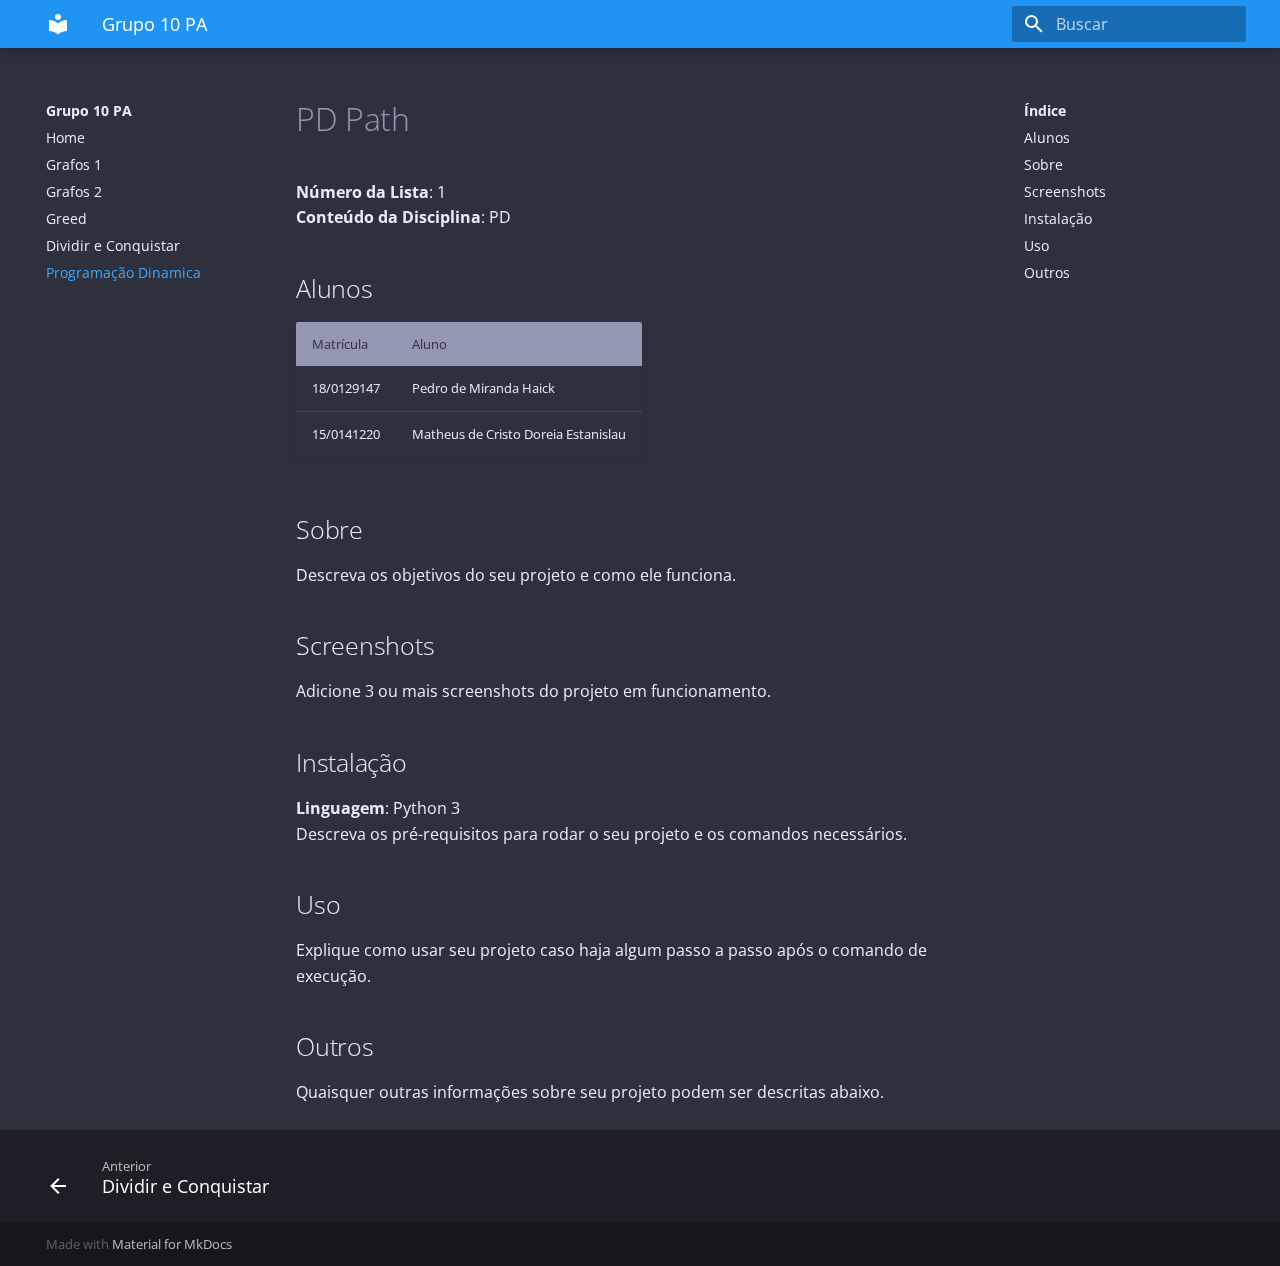
<file: pd/index.html>
<!doctype html>
<html lang="pt" class="no-js">
  <head>
    
      <meta charset="utf-8">
      <meta name="viewport" content="width=device-width,initial-scale=1">
      
      
      
      
      <link rel="shortcut icon" href="../assets/images/favicon.png">
      <meta name="generator" content="mkdocs-1.1.2, mkdocs-material-6.1.6">
    
    
      
        <title>Programação Dinamica - Grupo 10 PA</title>
      
    
    
      <link rel="stylesheet" href="../assets/stylesheets/main.6910b76c.min.css">
      
        
        <link rel="stylesheet" href="../assets/stylesheets/palette.196e0c26.min.css">
        
          
          
          <meta name="theme-color" content="#2094f3">
        
      
    
    
    
      
        
        <link href="https://fonts.gstatic.com" rel="preconnect" crossorigin>
        <link rel="stylesheet" href="https://fonts.googleapis.com/css?family=Open+Sans:300,400,400i,700%7C&display=fallback">
        <style>body,input{font-family:"Open Sans",-apple-system,BlinkMacSystemFont,Helvetica,Arial,sans-serif}code,kbd,pre{font-family:"",SFMono-Regular,Consolas,Menlo,monospace}</style>
      
    
    
    
      <link rel="stylesheet" href="../css/extra_css.css">
    
      <link rel="stylesheet" href="../css/project_card.css">
    
      <link rel="stylesheet" href="../css/developer.css">
    
    
      
    
    
  </head>
  
  
    
    
    
    
    
    <body dir="ltr" data-md-color-scheme="slate" data-md-color-primary="blue" data-md-color-accent="indigo">
      
  
    <input class="md-toggle" data-md-toggle="drawer" type="checkbox" id="__drawer" autocomplete="off">
    <input class="md-toggle" data-md-toggle="search" type="checkbox" id="__search" autocomplete="off">
    <label class="md-overlay" for="__drawer"></label>
    <div data-md-component="skip">
      
        
        <a href="#pd-path" class="md-skip">
          Ir para o conteúdo
        </a>
      
    </div>
    <div data-md-component="announce">
      
    </div>
    
      

<header class="md-header" data-md-component="header">
  <nav class="md-header-nav md-grid" aria-label="Header">
    <a href=".." title="Grupo 10 PA" class="md-header-nav__button md-logo" aria-label="Grupo 10 PA">
      
  
  <svg xmlns="http://www.w3.org/2000/svg" viewBox="0 0 24 24"><path d="M12 8a3 3 0 003-3 3 3 0 00-3-3 3 3 0 00-3 3 3 3 0 003 3m0 3.54C9.64 9.35 6.5 8 3 8v11c3.5 0 6.64 1.35 9 3.54 2.36-2.19 5.5-3.54 9-3.54V8c-3.5 0-6.64 1.35-9 3.54z"/></svg>

    </a>
    <label class="md-header-nav__button md-icon" for="__drawer">
      <svg xmlns="http://www.w3.org/2000/svg" viewBox="0 0 24 24"><path d="M3 6h18v2H3V6m0 5h18v2H3v-2m0 5h18v2H3v-2z"/></svg>
    </label>
    <div class="md-header-nav__title" data-md-component="header-title">
      
        <div class="md-header-nav__ellipsis">
          <span class="md-header-nav__topic md-ellipsis">
            Grupo 10 PA
          </span>
          <span class="md-header-nav__topic md-ellipsis">
            
              Programação Dinamica
            
          </span>
        </div>
      
    </div>
    
      <label class="md-header-nav__button md-icon" for="__search">
        <svg xmlns="http://www.w3.org/2000/svg" viewBox="0 0 24 24"><path d="M9.5 3A6.5 6.5 0 0116 9.5c0 1.61-.59 3.09-1.56 4.23l.27.27h.79l5 5-1.5 1.5-5-5v-.79l-.27-.27A6.516 6.516 0 019.5 16 6.5 6.5 0 013 9.5 6.5 6.5 0 019.5 3m0 2C7 5 5 7 5 9.5S7 14 9.5 14 14 12 14 9.5 12 5 9.5 5z"/></svg>
      </label>
      
<div class="md-search" data-md-component="search" role="dialog">
  <label class="md-search__overlay" for="__search"></label>
  <div class="md-search__inner" role="search">
    <form class="md-search__form" name="search">
      <input type="text" class="md-search__input" name="query" aria-label="Buscar" placeholder="Buscar" autocapitalize="off" autocorrect="off" autocomplete="off" spellcheck="false" data-md-component="search-query" data-md-state="active" required>
      <label class="md-search__icon md-icon" for="__search">
        <svg xmlns="http://www.w3.org/2000/svg" viewBox="0 0 24 24"><path d="M9.5 3A6.5 6.5 0 0116 9.5c0 1.61-.59 3.09-1.56 4.23l.27.27h.79l5 5-1.5 1.5-5-5v-.79l-.27-.27A6.516 6.516 0 019.5 16 6.5 6.5 0 013 9.5 6.5 6.5 0 019.5 3m0 2C7 5 5 7 5 9.5S7 14 9.5 14 14 12 14 9.5 12 5 9.5 5z"/></svg>
        <svg xmlns="http://www.w3.org/2000/svg" viewBox="0 0 24 24"><path d="M20 11v2H8l5.5 5.5-1.42 1.42L4.16 12l7.92-7.92L13.5 5.5 8 11h12z"/></svg>
      </label>
      <button type="reset" class="md-search__icon md-icon" aria-label="Clear" data-md-component="search-reset" tabindex="-1">
        <svg xmlns="http://www.w3.org/2000/svg" viewBox="0 0 24 24"><path d="M19 6.41L17.59 5 12 10.59 6.41 5 5 6.41 10.59 12 5 17.59 6.41 19 12 13.41 17.59 19 19 17.59 13.41 12 19 6.41z"/></svg>
      </button>
    </form>
    <div class="md-search__output">
      <div class="md-search__scrollwrap" data-md-scrollfix>
        <div class="md-search-result" data-md-component="search-result">
          <div class="md-search-result__meta">
            Initializing search
          </div>
          <ol class="md-search-result__list"></ol>
        </div>
      </div>
    </div>
  </div>
</div>
    
    
  </nav>
</header>
    
    <div class="md-container" data-md-component="container">
      
      
        
      
      <main class="md-main" data-md-component="main">
        <div class="md-main__inner md-grid">
          
            
              <div class="md-sidebar md-sidebar--primary" data-md-component="navigation">
                <div class="md-sidebar__scrollwrap">
                  <div class="md-sidebar__inner">
                    

<nav class="md-nav md-nav--primary" aria-label="Navigation" data-md-level="0">
  <label class="md-nav__title" for="__drawer">
    <a href=".." title="Grupo 10 PA" class="md-nav__button md-logo" aria-label="Grupo 10 PA">
      
  
  <svg xmlns="http://www.w3.org/2000/svg" viewBox="0 0 24 24"><path d="M12 8a3 3 0 003-3 3 3 0 00-3-3 3 3 0 00-3 3 3 3 0 003 3m0 3.54C9.64 9.35 6.5 8 3 8v11c3.5 0 6.64 1.35 9 3.54 2.36-2.19 5.5-3.54 9-3.54V8c-3.5 0-6.64 1.35-9 3.54z"/></svg>

    </a>
    Grupo 10 PA
  </label>
  
  <ul class="md-nav__list" data-md-scrollfix>
    
      
      
      


  <li class="md-nav__item">
    <a href=".." class="md-nav__link">
      Home
    </a>
  </li>

    
      
      
      


  <li class="md-nav__item">
    <a href="../grafos/" class="md-nav__link">
      Grafos 1
    </a>
  </li>

    
      
      
      


  <li class="md-nav__item">
    <a href="../grafos2/" class="md-nav__link">
      Grafos 2
    </a>
  </li>

    
      
      
      


  <li class="md-nav__item">
    <a href="../greed/" class="md-nav__link">
      Greed
    </a>
  </li>

    
      
      
      


  <li class="md-nav__item">
    <a href="../dc/" class="md-nav__link">
      Dividir e Conquistar
    </a>
  </li>

    
      
      
      

  


  <li class="md-nav__item md-nav__item--active">
    
    <input class="md-nav__toggle md-toggle" data-md-toggle="toc" type="checkbox" id="__toc">
    
      
    
    
      <label class="md-nav__link md-nav__link--active" for="__toc">
        Programação Dinamica
        <span class="md-nav__icon md-icon"></span>
      </label>
    
    <a href="./" class="md-nav__link md-nav__link--active">
      Programação Dinamica
    </a>
    
      
<nav class="md-nav md-nav--secondary" aria-label="Índice">
  
  
    
  
  
    <label class="md-nav__title" for="__toc">
      <span class="md-nav__icon md-icon"></span>
      Índice
    </label>
    <ul class="md-nav__list" data-md-scrollfix>
      
        <li class="md-nav__item">
  <a href="#alunos" class="md-nav__link">
    Alunos
  </a>
  
</li>
      
        <li class="md-nav__item">
  <a href="#sobre" class="md-nav__link">
    Sobre
  </a>
  
</li>
      
        <li class="md-nav__item">
  <a href="#screenshots" class="md-nav__link">
    Screenshots
  </a>
  
</li>
      
        <li class="md-nav__item">
  <a href="#instalacao" class="md-nav__link">
    Instalação
  </a>
  
</li>
      
        <li class="md-nav__item">
  <a href="#uso" class="md-nav__link">
    Uso
  </a>
  
</li>
      
        <li class="md-nav__item">
  <a href="#outros" class="md-nav__link">
    Outros
  </a>
  
</li>
      
    </ul>
  
</nav>
    
  </li>

    
  </ul>
</nav>
                  </div>
                </div>
              </div>
            
            
              <div class="md-sidebar md-sidebar--secondary" data-md-component="toc">
                <div class="md-sidebar__scrollwrap">
                  <div class="md-sidebar__inner">
                    
<nav class="md-nav md-nav--secondary" aria-label="Índice">
  
  
    
  
  
    <label class="md-nav__title" for="__toc">
      <span class="md-nav__icon md-icon"></span>
      Índice
    </label>
    <ul class="md-nav__list" data-md-scrollfix>
      
        <li class="md-nav__item">
  <a href="#alunos" class="md-nav__link">
    Alunos
  </a>
  
</li>
      
        <li class="md-nav__item">
  <a href="#sobre" class="md-nav__link">
    Sobre
  </a>
  
</li>
      
        <li class="md-nav__item">
  <a href="#screenshots" class="md-nav__link">
    Screenshots
  </a>
  
</li>
      
        <li class="md-nav__item">
  <a href="#instalacao" class="md-nav__link">
    Instalação
  </a>
  
</li>
      
        <li class="md-nav__item">
  <a href="#uso" class="md-nav__link">
    Uso
  </a>
  
</li>
      
        <li class="md-nav__item">
  <a href="#outros" class="md-nav__link">
    Outros
  </a>
  
</li>
      
    </ul>
  
</nav>
                  </div>
                </div>
              </div>
            
          
          <div class="md-content">
            <article class="md-content__inner md-typeset">
              
                
                
                <h1 id="pd-path">PD Path</h1>
<p><strong>Número da Lista</strong>: 1<br>
<strong>Conteúdo da Disciplina</strong>: PD<br></p>
<h2 id="alunos">Alunos</h2>
<table>
<thead>
<tr>
<th>Matrícula</th>
<th>Aluno</th>
</tr>
</thead>
<tbody>
<tr>
<td>18/0129147</td>
<td>Pedro de Miranda Haick</td>
</tr>
<tr>
<td>15/0141220</td>
<td>Matheus de Cristo Doreia Estanislau</td>
</tr>
</tbody>
</table>
<h2 id="sobre">Sobre</h2>
<p>Descreva os objetivos do seu projeto e como ele funciona. </p>
<h2 id="screenshots">Screenshots</h2>
<p>Adicione 3 ou mais screenshots do projeto em funcionamento.</p>
<h2 id="instalacao">Instalação</h2>
<p><strong>Linguagem</strong>: Python 3<br>
Descreva os pré-requisitos para rodar o seu projeto e os comandos necessários.</p>
<h2 id="uso">Uso</h2>
<p>Explique como usar seu projeto caso haja algum passo a passo após o comando de execução.</p>
<h2 id="outros">Outros</h2>
<p>Quaisquer outras informações sobre seu projeto podem ser descritas abaixo.</p>
                
              
              
                


              
            </article>
          </div>
        </div>
      </main>
      
        
<footer class="md-footer">
  
    <div class="md-footer-nav">
      <nav class="md-footer-nav__inner md-grid" aria-label="Footer">
        
          <a href="../dc/" class="md-footer-nav__link md-footer-nav__link--prev" rel="prev">
            <div class="md-footer-nav__button md-icon">
              <svg xmlns="http://www.w3.org/2000/svg" viewBox="0 0 24 24"><path d="M20 11v2H8l5.5 5.5-1.42 1.42L4.16 12l7.92-7.92L13.5 5.5 8 11h12z"/></svg>
            </div>
            <div class="md-footer-nav__title">
              <div class="md-ellipsis">
                <span class="md-footer-nav__direction">
                  Anterior
                </span>
                Dividir e Conquistar
              </div>
            </div>
          </a>
        
        
      </nav>
    </div>
  
  <div class="md-footer-meta md-typeset">
    <div class="md-footer-meta__inner md-grid">
      <div class="md-footer-copyright">
        
        Made with
        <a href="https://squidfunk.github.io/mkdocs-material/" target="_blank" rel="noopener">
          Material for MkDocs
        </a>
      </div>
      
    </div>
  </div>
</footer>
      
    </div>
    
      <script src="../assets/javascripts/vendor.fd16492e.min.js"></script>
      <script src="../assets/javascripts/bundle.7836ba4d.min.js"></script><script id="__lang" type="application/json">{"clipboard.copy": "Copiar para \u00e1rea de transfer\u00eancia", "clipboard.copied": "Copiado para \u00e1rea de transfer\u00eancia", "search.config.lang": "pt", "search.config.pipeline": "trimmer, stopWordFilter", "search.config.separator": "[\\s\\-]+", "search.placeholder": "Buscar", "search.result.placeholder": "Digite para iniciar a busca", "search.result.none": "Nenhum resultado encontrado", "search.result.one": "1 resultado encontrado", "search.result.other": "# resultados encontrados", "search.result.more.one": "1 more on this page", "search.result.more.other": "# more on this page", "search.result.term.missing": "Missing"}</script>
      
      <script>
        app = initialize({
          base: "..",
          features: [],
          search: Object.assign({
            worker: "../assets/javascripts/worker/search.4ac00218.min.js"
          }, typeof search !== "undefined" && search)
        })
      </script>
      
    
  </body>
</html>
</file>
<file: css/extra_css.css>
.projetosContainer {
  display: flex;
  flex-direction: column;
}

.cardProjetos {
  box-shadow: 2px 0px 14px 0px #000000;
  padding: 15px;
  display: flex;
  flex-direction: column;
  margin-bottom: 20px;
  transition: all .2s ease-in-out;
}


.cardProjetos:hover { transform: scale(1.01); }

.cardContainer {
  display: flex;
  flex-direction: column;
  align-items: center;
  justify-content: center;
}

.integrante {
  display: flex;
  flex-direction: column;
  align-items: center;
  justify-content: center;
  box-shadow: 2px 0px 14px 0px #000000;
  min-width: 300px;
  padding: 10px;
  border-radius: 5px;
  margin: 10px 0px;
  transition: all .2s ease-in-out;
}

.integrante:hover { transform: scale(1.01); }

.integranteLogo img{
  width: 120px;
  border-radius: 100%;
}

.content{
  display: flex;
  flex-direction: column;
  align-items: center;
  justify-content: center;
}

.content img {
  width: 60px;
  border-radius: 100%;
}

@media only screen and (min-width: 1024px) {
  .cardContainer {
    display: flex;
    flex-direction: row;
    align-items: center;
    justify-content: center;
  }

  .projetosContainer {
    flex-direction: row;
    align-items: center;
    justify-content: center;
  }

  .cardProjetos{
    width: 400px;
    height: 120px;
    margin: 20px 10px;
  }

  .integrante{
    margin: 0px 10px;
  }
}
</file>
<file: css/project_card.css>
.content2 {
  display: flex;
  align-items: center;
  justify-content: center;
  flex-direction: column;
}

.container {
  position: relative;
  width: 100%;
  display: flex;
  flex-direction: column;
  align-items: center;
  justify-content: space-around;
  color: #fff;
}

.container2 {
  position: relative;
  width: 100%;
  display: flex;
  flex-direction: column;
  align-items: center;
  justify-content: space-around;
  color: #fff;
}

.container3 {
  position: relative;
  width: 100%;
  display: flex;
  flex-direction: column;
  align-items: center;
  justify-content: space-around;
  color: #fff;
}

.container .card {
  position: relative;
  width: 300px;
  background: linear-gradient(0deg, #1b1b1b, #222, #1b1b1b);
  display: flex;
  align-items: center;
  justify-content: center;
  height: 400px;
  text-align: center;
  border-radius: 4px;
  overflow: hidden;
  transition: 0.5s;
  margin-top: 40px;
}

.container3 .card3 {
  position: relative;
  width: 300px;
  background: linear-gradient(0deg, #1b1b1b, #222, #1b1b1b);
  display: flex;
  align-items: center;
  justify-content: center;
  height: 500px;
  text-align: center;
  border-radius: 4px;
  overflow: hidden;
  transition: 0.5s;
  margin-top: 40px;
}

.container .card:hover {
  transform: translateY(-10px);
  box-shadow: 0px 15px 35px rgba(0, 0, 0, 0.5);
}

.container3 .card3:hover {
  transform: translateY(-10px);
  box-shadow: 0px 15px 35px rgba(0, 0, 0, 0.5);
}

.percent {
  position: relative;
  width: 150px;
  height: 150px;
  border-radius: 50%;
  box-shadow: inset 0 0 50px #000;
  background: #222;
}

.percent .number {
  position: absolute;
  top: 0;
  left: 0;
  width: 110%;
  height: 75%;
  display: flex;
  align-items: center;
  justify-content: center;
  border-radius: 50%;
}

.percent .number h2 {
  color: #777;
  font-weight: 700;
  font-size: 40px;
  transition: 0.5s;
}

.card:hover .percent .number h2 {
  color: #fff;
  font-size: 45px;
}

.card2:hover .percent .number h2 {
  color: #fff;
  font-size: 45px;
}

.card3:hover .percent .number h2 {
  color: #fff;
  font-size: 45px;
}

.percent .number h2 span {
  color: #777;
  font-size: 24px;
}
.container2 .card2 {
  margin-top: 40px;
  position: relative;
  width: 300px;
  background: linear-gradient(0deg, #1b1b1b, #222, #1b1b1b);
  display: flex;
  align-items: center;
  justify-content: center;
  height: 400px;
  text-align: center;
  border-radius: 4px;
  overflow: hidden;
  transition: 0.5s;
}

.container2 .card2:hover {
  transform: translateY(-10px);
  box-shadow: 0px 15px 35px rgba(0, 0, 0, 0.5);
}

svg {
  position: relative;
  width: 150px;
  height: 150px;
}

svg circle {
  width: 100%;
  height: 100%;
  fill: none;
  stroke: #191919;
  stroke-width: 10;
  stroke-linecap: round;
  transform: translate(5px, 5px);
}

svg circle:nth-child(2) {
  stroke-dasharray: 440;
  stroke-dashoffset: 440;
}

.card:nth-child(1) circle:nth-child(2) {
  stroke-dashoffset: calc(440 - (440 * 100) / 100);
  stroke: #00ff43;
}
.card:nth-child(2) circle:nth-child(2) {
  stroke-dashoffset: calc(440 - (440 * 100) / 100);
  stroke: #00a1ff;
}
.card2:nth-child(1) circle:nth-child(2) {
  stroke-dashoffset: calc(440 - (440 * 100) / 100);
  stroke: #ff04f3;
}
.card2:nth-child(2) circle:nth-child(2) {
  stroke-dashoffset: calc(440 - (440 * 100) / 100);
  stroke: #f4511e;
}

.card3:nth-child(1) circle:nth-child(2) {
  stroke-dashoffset: calc(440 - (440 * 100) / 100);
  stroke: #B22222;
}

.text {
  position: relative;
  color: #fff5;
  font-weight: bold;
  font-size: 18px;
  text-transform: uppercase;
  transition: 0.5s;
}

.card:hover .text {
  color: #fff;
}

@media only screen and (min-width: 1024px) {
  .content2 {
    flex-direction: column;
  }

  .container {
    flex-direction: row;
  }

  .container2 {
    flex-direction: row;
  }
  .cardContainer {
    display: flex;
    flex-direction: row;
    align-items: center;
    justify-content: center;
  }
}
</file>
<file: css/developer.css>
.developer {
  display: flex;
  flex-direction: column;
  align-items: center;
  justify-content: center;
}

.developer .card-1 {
  position: relative;
  width: 300px;
  height: 420px;
  background: linear-gradient(0deg, #1b1b1b, #222, #1b1b1b);
  border-radius: 5px;
  box-shadow: 0 15px 25px rgba(0, 0, 0, 0.2);
  transition: 0.5s;
  color: #fff;
  display: flex;
  flex-direction: column;
  align-items: center;
  justify-content: center;
  margin-top: 20px;
}

.developer .card-1  .circle-1{
  position: relative;
  width: 100%;
  height: 100%;
  background: #00a1ff;
  clip-path: circle(180px at center 0);
  display: flex;
  align-items: flex-start;
  justify-content: center;
}


.developer .card-1  .circle-1 img{
  border-radius: 100%;
  width: 200px;
  height: 200px;
  padding: 30px;
}

.developer .card-1  .content{
  position: absolute;
  bottom: 10px;
  page-break-after: 20px;
  text-align: center;

}

.developer:hover .card-1 {
  filter: blur(20px);
  transform: scale(0.9);
  opacity: 0.5;
}

.developer .card-1:hover  {
  filter: blur(0px);
  transform: scale(1.1);
  opacity: 1;
}

@media only screen and (min-width: 1024px) {
  .developer{
    flex-direction: row;
    align-items: center;
    justify-content: space-around;
  }
}
</file>
<file: assets/stylesheets/main.6910b76c.min.css>
html{box-sizing:border-box;-webkit-text-size-adjust:none;-moz-text-size-adjust:none;-ms-text-size-adjust:none;text-size-adjust:none}*,*::before,*::after{box-sizing:inherit}body{margin:0}hr{box-sizing:content-box;overflow:visible}a,button,label,input{-webkit-tap-highlight-color:transparent}a{color:inherit;text-decoration:none}small{font-size:80%}sub,sup{line-height:1em}img{border-style:none}table{border-collapse:separate;border-spacing:0}td,th{font-weight:normal;vertical-align:top}button{margin:0;padding:0;font-size:inherit;background:transparent;border:0}input{border:0;outline:none}:root{--md-default-fg-color: hsla(0, 0%, 0%, 0.87);--md-default-fg-color--light: hsla(0, 0%, 0%, 0.54);--md-default-fg-color--lighter: hsla(0, 0%, 0%, 0.32);--md-default-fg-color--lightest: hsla(0, 0%, 0%, 0.07);--md-default-bg-color: hsla(0, 0%, 100%, 1);--md-default-bg-color--light: hsla(0, 0%, 100%, 0.7);--md-default-bg-color--lighter: hsla(0, 0%, 100%, 0.3);--md-default-bg-color--lightest: hsla(0, 0%, 100%, 0.12);--md-primary-fg-color: hsla(231, 48%, 48%, 1);--md-primary-fg-color--light: hsla(231, 44%, 56%, 1);--md-primary-fg-color--dark: hsla(232, 54%, 41%, 1);--md-primary-bg-color: hsla(0, 0%, 100%, 1);--md-primary-bg-color--light: hsla(0, 0%, 100%, 0.7);--md-accent-fg-color: hsla(231, 99%, 66%, 1);--md-accent-fg-color--transparent: hsla(231, 99%, 66%, 0.1);--md-accent-bg-color: hsla(0, 0%, 100%, 1);--md-accent-bg-color--light: hsla(0, 0%, 100%, 0.7)}:root>*{--md-code-fg-color: hsla(200, 18%, 26%, 1);--md-code-bg-color: hsla(0, 0%, 96%, 1);--md-code-hl-color: hsla(60, 100%, 50%, 0.5);--md-code-hl-number-color: hsla(0, 67%, 50%, 1);--md-code-hl-special-color: hsla(340, 83%, 47%, 1);--md-code-hl-function-color: hsla(291, 45%, 50%, 1);--md-code-hl-constant-color: hsla(250, 63%, 60%, 1);--md-code-hl-keyword-color: hsla(219, 54%, 51%, 1);--md-code-hl-string-color: hsla(150, 63%, 30%, 1);--md-code-hl-name-color: var(--md-code-fg-color);--md-code-hl-operator-color: var(--md-default-fg-color--light);--md-code-hl-punctuation-color: var(--md-default-fg-color--light);--md-code-hl-comment-color: var(--md-default-fg-color--light);--md-code-hl-generic-color: var(--md-default-fg-color--light);--md-code-hl-variable-color: var(--md-default-fg-color--light);--md-typeset-color: var(--md-default-fg-color);--md-typeset-a-color: var(--md-primary-fg-color);--md-typeset-mark-color: hsla(60, 100%, 50%, 0.5);--md-typeset-del-color: hsla(6, 90%, 60%, 0.15);--md-typeset-ins-color: hsla(150, 90%, 44%, 0.15);--md-typeset-kbd-color: hsla(0, 0%, 98%, 1);--md-typeset-kbd-accent-color: hsla(0, 100%, 100%, 1);--md-typeset-kbd-border-color: hsla(0, 0%, 72%, 1);--md-admonition-fg-color: var(--md-default-fg-color);--md-admonition-bg-color: var(--md-default-bg-color);--md-footer-fg-color: hsla(0, 0%, 100%, 1);--md-footer-fg-color--light: hsla(0, 0%, 100%, 0.7);--md-footer-fg-color--lighter: hsla(0, 0%, 100%, 0.3);--md-footer-bg-color: hsla(0, 0%, 0%, 0.87);--md-footer-bg-color--dark: hsla(0, 0%, 0%, 0.32)}.md-icon svg{display:block;width:1.2rem;height:1.2rem;margin:0 auto;fill:currentColor}body{-webkit-font-smoothing:antialiased;-moz-osx-font-smoothing:grayscale}body,input{color:var(--md-typeset-color);font-feature-settings:"kern","liga";font-family:-apple-system,BlinkMacSystemFont,Helvetica,Arial,sans-serif}code,pre,kbd{color:var(--md-typeset-color);font-feature-settings:"kern";font-family:SFMono-Regular,Consolas,Menlo,monospace}:root{--md-typeset-table--ascending: url("data:image/svg+xml;charset=utf-8,<?xml version='1.0' encoding='UTF-8'?><!DOCTYPE svg PUBLIC '-//W3C//DTD SVG 1.1//EN' 'http://www.w3.org/Graphics/SVG/1.1/DTD/svg11.dtd'><svg xmlns='http://www.w3.org/2000/svg' xmlns:xlink='http://www.w3.org/1999/xlink' version='1.1' id='mdi-arrow-down' width='24' height='24' viewBox='0 0 24 24'><path d='M11,4H13V16L18.5,10.5L19.92,11.92L12,19.84L4.08,11.92L5.5,10.5L11,16V4Z'/></svg>");--md-typeset-table--descending: url("data:image/svg+xml;charset=utf-8,<?xml version='1.0' encoding='UTF-8'?><!DOCTYPE svg PUBLIC '-//W3C//DTD SVG 1.1//EN' 'http://www.w3.org/Graphics/SVG/1.1/DTD/svg11.dtd'><svg xmlns='http://www.w3.org/2000/svg' xmlns:xlink='http://www.w3.org/1999/xlink' version='1.1' id='mdi-arrow-up' width='24' height='24' viewBox='0 0 24 24'><path d='M13,20H11V8L5.5,13.5L4.08,12.08L12,4.16L19.92,12.08L18.5,13.5L13,8V20Z'/></svg>")}.md-typeset{font-size:.8rem;line-height:1.6;-webkit-print-color-adjust:exact;color-adjust:exact}@media print{.md-typeset{font-size:.68rem}}.md-typeset p,.md-typeset ul,.md-typeset ol,.md-typeset blockquote{margin:1em 0}.md-typeset h1{margin:0 0 1.25em;color:var(--md-default-fg-color--light);font-weight:300;font-size:2em;line-height:1.3;letter-spacing:-0.01em}.md-typeset h2{margin:1.6em 0 .64em;font-weight:300;font-size:1.5625em;line-height:1.4;letter-spacing:-0.01em}.md-typeset h3{margin:1.6em 0 .8em;font-weight:400;font-size:1.25em;line-height:1.5;letter-spacing:-0.01em}.md-typeset h2+h3{margin-top:.8em}.md-typeset h4{margin:1em 0;font-weight:700;letter-spacing:-0.01em}.md-typeset h5,.md-typeset h6{margin:1.25em 0;color:var(--md-default-fg-color--light);font-weight:700;font-size:.8em;letter-spacing:-0.01em}.md-typeset h5{text-transform:uppercase}.md-typeset hr{margin:1.5em 0;border-bottom:.05rem dotted var(--md-default-fg-color--lighter)}.md-typeset a{color:var(--md-typeset-a-color);word-break:break-word}.md-typeset a,.md-typeset a::before{transition:color 125ms}.md-typeset a:focus,.md-typeset a:hover{color:var(--md-accent-fg-color)}.md-typeset code,.md-typeset pre,.md-typeset kbd{color:var(--md-code-fg-color);direction:ltr}@media print{.md-typeset code,.md-typeset pre,.md-typeset kbd{white-space:pre-wrap}}.md-typeset code{padding:0 .2941176471em;font-size:.85em;word-break:break-word;background-color:var(--md-code-bg-color);border-radius:.1rem;-webkit-box-decoration-break:clone;box-decoration-break:clone}.md-typeset code:not(.focus-visible){outline:none;-webkit-tap-highlight-color:transparent}.md-typeset h1 code,.md-typeset h2 code,.md-typeset h3 code,.md-typeset h4 code,.md-typeset h5 code,.md-typeset h6 code{margin:initial;padding:initial;background-color:transparent;box-shadow:none}.md-typeset a>code{color:currentColor}.md-typeset pre{position:relative;margin:1em 0;line-height:1.4}.md-typeset pre>code{display:block;margin:0;padding:.7720588235em 1.1764705882em;overflow:auto;word-break:normal;box-shadow:none;-webkit-box-decoration-break:slice;box-decoration-break:slice;touch-action:auto;scrollbar-width:thin;scrollbar-color:var(--md-default-fg-color--lighter) transparent}.md-typeset pre>code:hover{scrollbar-color:var(--md-accent-fg-color) transparent}.md-typeset pre>code::-webkit-scrollbar{width:.2rem;height:.2rem}.md-typeset pre>code::-webkit-scrollbar-thumb{background-color:var(--md-default-fg-color--lighter)}.md-typeset pre>code::-webkit-scrollbar-thumb:hover{background-color:var(--md-accent-fg-color)}@media screen and (max-width: 44.9375em){.md-typeset>pre{margin:1em -0.8rem}.md-typeset>pre code{border-radius:0}}.md-typeset kbd{display:inline-block;padding:0 .6666666667em;color:var(--md-default-fg-color);font-size:.75em;vertical-align:text-top;word-break:break-word;background-color:var(--md-typeset-kbd-color);border-radius:.1rem;box-shadow:0 .1rem 0 .05rem var(--md-typeset-kbd-border-color),0 .1rem 0 var(--md-typeset-kbd-border-color),0 -0.1rem .2rem var(--md-typeset-kbd-accent-color) inset}.md-typeset mark{color:inherit;word-break:break-word;background-color:var(--md-typeset-mark-color);-webkit-box-decoration-break:clone;box-decoration-break:clone}.md-typeset abbr{text-decoration:none;border-bottom:.05rem dotted var(--md-default-fg-color--light);cursor:help}@media(hover: none){.md-typeset abbr{position:relative}.md-typeset abbr[title]:focus::after,.md-typeset abbr[title]:hover::after{box-shadow:0 2px 2px 0 rgba(0,0,0,.14),0 1px 5px 0 rgba(0,0,0,.12),0 3px 1px -2px rgba(0,0,0,.2);position:absolute;left:0;display:inline-block;width:auto;min-width:-webkit-max-content;min-width:-moz-max-content;min-width:max-content;max-width:80%;margin-top:2em;padding:.2rem .3rem;color:var(--md-default-bg-color);font-size:.7rem;background:var(--md-default-fg-color);border-radius:.1rem;content:attr(title)}}.md-typeset small{opacity:.75}.md-typeset sup,.md-typeset sub{margin-left:.078125em}[dir=rtl] .md-typeset sup,[dir=rtl] .md-typeset sub{margin-right:.078125em;margin-left:initial}.md-typeset blockquote{padding-left:.6rem;color:var(--md-default-fg-color--light);border-left:.2rem solid var(--md-default-fg-color--lighter)}[dir=rtl] .md-typeset blockquote{padding-right:.6rem;padding-left:initial;border-right:.2rem solid var(--md-default-fg-color--lighter);border-left:initial}.md-typeset ul{list-style-type:disc}.md-typeset ul,.md-typeset ol{margin-left:.625em;padding:0}[dir=rtl] .md-typeset ul,[dir=rtl] .md-typeset ol{margin-right:.625em;margin-left:initial}.md-typeset ul ol,.md-typeset ol ol{list-style-type:lower-alpha}.md-typeset ul ol ol,.md-typeset ol ol ol{list-style-type:lower-roman}.md-typeset ul li,.md-typeset ol li{margin-bottom:.5em;margin-left:1.25em}[dir=rtl] .md-typeset ul li,[dir=rtl] .md-typeset ol li{margin-right:1.25em;margin-left:initial}.md-typeset ul li p,.md-typeset ul li blockquote,.md-typeset ol li p,.md-typeset ol li blockquote{margin:.5em 0}.md-typeset ul li:last-child,.md-typeset ol li:last-child{margin-bottom:0}.md-typeset ul li ul,.md-typeset ul li ol,.md-typeset ol li ul,.md-typeset ol li ol{margin:.5em 0 .5em .625em}[dir=rtl] .md-typeset ul li ul,[dir=rtl] .md-typeset ul li ol,[dir=rtl] .md-typeset ol li ul,[dir=rtl] .md-typeset ol li ol{margin-right:.625em;margin-left:initial}.md-typeset dd{margin:1em 0 1.5em 1.875em}[dir=rtl] .md-typeset dd{margin-right:1.875em;margin-left:initial}.md-typeset img,.md-typeset svg{max-width:100%;height:auto}.md-typeset img[align=left],.md-typeset svg[align=left]{margin:1em;margin-left:0}.md-typeset img[align=right],.md-typeset svg[align=right]{margin:1em;margin-right:0}.md-typeset img[align]:only-child,.md-typeset svg[align]:only-child{margin-top:0}.md-typeset figure{width:-webkit-fit-content;width:-moz-fit-content;width:fit-content;max-width:100%;margin:0 auto;text-align:center}.md-typeset figcaption{max-width:24rem;margin:.5em auto 2em;font-style:italic}.md-typeset iframe{max-width:100%}.md-typeset table:not([class]){display:inline-block;max-width:100%;overflow:auto;font-size:.64rem;background:var(--md-default-bg-color);border-radius:.1rem;box-shadow:0 .2rem .5rem rgba(0,0,0,.05),0 0 .05rem rgba(0,0,0,.1);touch-action:auto}@media print{.md-typeset table:not([class]){display:table}}.md-typeset table:not([class])+*{margin-top:1.5em}.md-typeset table:not([class]) th>*:first-child,.md-typeset table:not([class]) td>*:first-child{margin-top:0}.md-typeset table:not([class]) th>*:last-child,.md-typeset table:not([class]) td>*:last-child{margin-bottom:0}.md-typeset table:not([class]) th:not([align]),.md-typeset table:not([class]) td:not([align]){text-align:left}[dir=rtl] .md-typeset table:not([class]) th:not([align]),[dir=rtl] .md-typeset table:not([class]) td:not([align]){text-align:right}.md-typeset table:not([class]) th{min-width:5rem;padding:.9375em 1.25em;color:var(--md-default-bg-color);vertical-align:top;background-color:var(--md-default-fg-color--light)}.md-typeset table:not([class]) th a{color:inherit}.md-typeset table:not([class]) td{padding:.9375em 1.25em;vertical-align:top;border-top:.05rem solid var(--md-default-fg-color--lightest)}.md-typeset table:not([class]) tr{transition:background-color 125ms}.md-typeset table:not([class]) tr:hover{background-color:rgba(0,0,0,.035);box-shadow:0 .05rem 0 var(--md-default-bg-color) inset}.md-typeset table:not([class]) tr:first-child td{border-top:0}.md-typeset table:not([class]) a{word-break:normal}.md-typeset table th[role=columnheader]{cursor:pointer}.md-typeset table th[role=columnheader]::after{display:inline-block;width:1.2em;height:1.2em;margin-left:.5em;vertical-align:sub;-webkit-mask-repeat:no-repeat;mask-repeat:no-repeat;-webkit-mask-size:contain;mask-size:contain;content:""}.md-typeset table th[role=columnheader][aria-sort=ascending]::after{background-color:currentColor;-webkit-mask-image:var(--md-typeset-table--ascending);mask-image:var(--md-typeset-table--ascending)}.md-typeset table th[role=columnheader][aria-sort=descending]::after{background-color:currentColor;-webkit-mask-image:var(--md-typeset-table--descending);mask-image:var(--md-typeset-table--descending)}.md-typeset__scrollwrap{margin:1em -0.8rem;overflow-x:auto;touch-action:auto}.md-typeset__table{display:inline-block;margin-bottom:.5em;padding:0 .8rem}@media print{.md-typeset__table{display:block}}html .md-typeset__table table{display:table;width:100%;margin:0;overflow:hidden}html{height:100%;overflow-x:hidden;font-size:125%}@media screen and (min-width: 100em){html{font-size:137.5%}}@media screen and (min-width: 125em){html{font-size:150%}}body{position:relative;display:flex;flex-direction:column;width:100%;min-height:100%;font-size:.5rem;background-color:var(--md-default-bg-color)}@media screen and (max-width: 59.9375em){body[data-md-state=lock]{position:fixed}}@media print{body{display:block}}hr{display:block;height:.05rem;padding:0;border:0}.md-grid{max-width:61rem;margin-right:auto;margin-left:auto}.md-container{display:flex;flex-direction:column;flex-grow:1}@media print{.md-container{display:block}}.md-main{flex-grow:1}.md-main__inner{display:flex;height:100%;margin-top:1.5rem}.md-ellipsis{display:block;overflow:hidden;white-space:nowrap;text-overflow:ellipsis}.md-toggle{display:none}.md-overlay{position:fixed;top:0;z-index:3;width:0;height:0;background-color:rgba(0,0,0,.54);opacity:0;transition:width 0ms 250ms,height 0ms 250ms,opacity 250ms}@media screen and (max-width: 76.1875em){[data-md-toggle=drawer]:checked~.md-overlay{width:100%;height:100%;opacity:1;transition:width 0ms,height 0ms,opacity 250ms}}.md-skip{position:fixed;z-index:-1;margin:.5rem;padding:.3rem .5rem;color:var(--md-default-bg-color);font-size:.64rem;background-color:var(--md-default-fg-color);border-radius:.1rem;transform:translateY(0.4rem);opacity:0}.md-skip:focus{z-index:10;transform:translateY(0);opacity:1;transition:transform 250ms cubic-bezier(0.4, 0, 0.2, 1),opacity 175ms 75ms}@page{margin:25mm}.md-announce{overflow:auto;background-color:var(--md-footer-bg-color)}.md-announce__inner{margin:.6rem auto;padding:0 .8rem;color:var(--md-footer-fg-color);font-size:.7rem}@media print{.md-announce{display:none}}.md-typeset .md-button{display:inline-block;padding:.625em 2em;color:var(--md-primary-fg-color);font-weight:700;border:.1rem solid currentColor;border-radius:.1rem;transition:color 125ms,background-color 125ms,border-color 125ms}.md-typeset .md-button--primary{color:var(--md-primary-bg-color);background-color:var(--md-primary-fg-color);border-color:var(--md-primary-fg-color)}.md-typeset .md-button:focus,.md-typeset .md-button:hover{color:var(--md-accent-bg-color);background-color:var(--md-accent-fg-color);border-color:var(--md-accent-fg-color)}:root{--md-clipboard-icon: url("data:image/svg+xml;charset=utf-8,<?xml version='1.0' encoding='UTF-8'?><!DOCTYPE svg PUBLIC '-//W3C//DTD SVG 1.1//EN' 'http://www.w3.org/Graphics/SVG/1.1/DTD/svg11.dtd'><svg xmlns='http://www.w3.org/2000/svg' xmlns:xlink='http://www.w3.org/1999/xlink' version='1.1' id='mdi-content-copy' width='24' height='24' viewBox='0 0 24 24'><path d='M19,21H8V7H19M19,5H8A2,2 0 0,0 6,7V21A2,2 0 0,0 8,23H19A2,2 0 0,0 21,21V7A2,2 0 0,0 19,5M16,1H4A2,2 0 0,0 2,3V17H4V3H16V1Z'/></svg>")}.md-clipboard{position:absolute;top:.5em;right:.5em;z-index:1;width:1.5em;height:1.5em;color:var(--md-default-fg-color--lightest);border-radius:.1rem;cursor:pointer;transition:color 125ms}@media print{.md-clipboard{display:none}}.md-clipboard::after{display:block;width:1.125em;height:1.125em;margin:0 auto;background-color:currentColor;-webkit-mask-image:var(--md-clipboard-icon);mask-image:var(--md-clipboard-icon);-webkit-mask-repeat:no-repeat;mask-repeat:no-repeat;-webkit-mask-size:contain;mask-size:contain;content:""}pre:hover .md-clipboard{color:var(--md-default-fg-color--light)}pre .md-clipboard:focus,pre .md-clipboard:hover{color:var(--md-accent-fg-color)}.md-content{flex:1;max-width:100%}@media screen and (min-width: 60em)and (max-width: 76.1875em){.md-content{max-width:calc(100% - 12.1rem)}}@media screen and (min-width: 76.25em){.md-content{max-width:calc(100% - 12.1rem * 2)}}.md-content__inner{margin:0 .8rem 1.2rem;padding-top:.6rem}@media screen and (min-width: 76.25em){.md-content__inner{margin-right:1.2rem;margin-left:1.2rem}}.md-content__inner::before{display:block;height:.4rem;content:""}.md-content__inner>:last-child{margin-bottom:0}.md-content__button{float:right;margin:.4rem 0;margin-left:.4rem;padding:0}[dir=rtl] .md-content__button{float:left;margin-right:.4rem;margin-left:initial}[dir=rtl] .md-content__button svg{transform:scaleX(-1)}.md-typeset .md-content__button{color:var(--md-default-fg-color--lighter)}.md-content__button svg{display:inline;vertical-align:top}@media print{.md-content__button{display:none}}.md-dialog{box-shadow:0 2px 2px 0 rgba(0,0,0,.14),0 1px 5px 0 rgba(0,0,0,.12),0 3px 1px -2px rgba(0,0,0,.2);position:fixed;right:.8rem;bottom:.8rem;left:initial;z-index:2;display:block;min-width:11.1rem;padding:.4rem .6rem;color:var(--md-default-bg-color);font-size:.7rem;background:var(--md-default-fg-color);border:none;border-radius:.1rem;transform:translateY(100%);opacity:0;transition:transform 0ms 400ms,opacity 400ms}[dir=rtl] .md-dialog{right:initial;left:.8rem}.md-dialog[data-md-state=open]{transform:translateY(0);opacity:1;transition:transform 400ms cubic-bezier(0.075, 0.85, 0.175, 1),opacity 400ms}@media print{.md-dialog{display:none}}.md-header{position:-webkit-sticky;position:sticky;top:0;right:0;left:0;z-index:2;height:2.4rem;color:var(--md-primary-bg-color);background-color:var(--md-primary-fg-color);box-shadow:0 0 .2rem rgba(0,0,0,0),0 .2rem .4rem rgba(0,0,0,0);transition:color 250ms,background-color 250ms}.no-js .md-header{box-shadow:none;transition:none}.md-header[data-md-state=shadow]{box-shadow:0 0 .2rem rgba(0,0,0,.1),0 .2rem .4rem rgba(0,0,0,.2);transition:color 250ms,background-color 250ms,box-shadow 250ms}@media print{.md-header{display:none}}.md-header-nav{display:flex;padding:0 .2rem}.md-header-nav__button{position:relative;z-index:1;display:block;margin:.2rem;padding:.4rem;cursor:pointer;transition:opacity 250ms}[dir=rtl] .md-header-nav__button svg{transform:scaleX(-1)}.md-header-nav__button:focus,.md-header-nav__button:hover{opacity:.7}.md-header-nav__button.md-logo{margin:.2rem;padding:.4rem}.md-header-nav__button.md-logo img,.md-header-nav__button.md-logo svg{display:block;width:1.2rem;height:1.2rem;fill:currentColor}.no-js .md-header-nav__button[for=__search]{display:none}@media screen and (min-width: 60em){.md-header-nav__button[for=__search]{display:none}}@media screen and (max-width: 76.1875em){.md-header-nav__button.md-logo{display:none}}@media screen and (min-width: 76.25em){.md-header-nav__button[for=__drawer]{display:none}}.md-header-nav__topic{position:absolute;width:100%;transition:transform 400ms cubic-bezier(0.1, 0.7, 0.1, 1),opacity 150ms}.md-header-nav__topic+.md-header-nav__topic{z-index:-1;transform:translateX(1.25rem);opacity:0;transition:transform 400ms cubic-bezier(1, 0.7, 0.1, 0.1),opacity 150ms;pointer-events:none}[dir=rtl] .md-header-nav__topic+.md-header-nav__topic{transform:translateX(-1.25rem)}.no-js .md-header-nav__topic{position:initial}.no-js .md-header-nav__topic+.md-header-nav__topic{display:none}.md-header-nav__title{flex-grow:1;padding:0 1rem;font-size:.9rem;line-height:2.4rem}.md-header-nav__title[data-md-state=active] .md-header-nav__topic{z-index:-1;transform:translateX(-1.25rem);opacity:0;transition:transform 400ms cubic-bezier(1, 0.7, 0.1, 0.1),opacity 150ms;pointer-events:none}[dir=rtl] .md-header-nav__title[data-md-state=active] .md-header-nav__topic{transform:translateX(1.25rem)}.md-header-nav__title[data-md-state=active] .md-header-nav__topic+.md-header-nav__topic{z-index:0;transform:translateX(0);opacity:1;transition:transform 400ms cubic-bezier(0.1, 0.7, 0.1, 1),opacity 150ms;pointer-events:initial}.md-header-nav__title>.md-header-nav__ellipsis{position:relative;width:100%;height:100%}.md-header-nav__source{display:none}@media screen and (min-width: 60em){.md-header-nav__source{display:block;width:11.7rem;max-width:11.7rem;margin-left:1rem}[dir=rtl] .md-header-nav__source{margin-right:1rem;margin-left:initial}}@media screen and (min-width: 76.25em){.md-header-nav__source{margin-left:1.4rem}[dir=rtl] .md-header-nav__source{margin-right:1.4rem}}.md-footer{color:var(--md-footer-fg-color);background-color:var(--md-footer-bg-color)}@media print{.md-footer{display:none}}.md-footer-nav__inner{padding:.2rem;overflow:auto}.md-footer-nav__link{display:flex;padding-top:1.4rem;padding-bottom:.4rem;transition:opacity 250ms}@media screen and (min-width: 45em){.md-footer-nav__link{width:50%}}.md-footer-nav__link:focus,.md-footer-nav__link:hover{opacity:.7}.md-footer-nav__link--prev{float:left}[dir=rtl] .md-footer-nav__link--prev{float:right}[dir=rtl] .md-footer-nav__link--prev svg{transform:scaleX(-1)}@media screen and (max-width: 44.9375em){.md-footer-nav__link--prev{width:25%}.md-footer-nav__link--prev .md-footer-nav__title{display:none}}.md-footer-nav__link--next{float:right;text-align:right}[dir=rtl] .md-footer-nav__link--next{float:left;text-align:left}[dir=rtl] .md-footer-nav__link--next svg{transform:scaleX(-1)}@media screen and (max-width: 44.9375em){.md-footer-nav__link--next{width:75%}}.md-footer-nav__title{position:relative;flex-grow:1;max-width:calc(100% - 2.4rem);padding:0 1rem;font-size:.9rem;line-height:2.4rem}.md-footer-nav__button{margin:.2rem;padding:.4rem}.md-footer-nav__direction{position:absolute;right:0;left:0;margin-top:-1rem;padding:0 1rem;font-size:.64rem;opacity:.7}.md-footer-meta{background-color:var(--md-footer-bg-color--dark)}.md-footer-meta__inner{display:flex;flex-wrap:wrap;justify-content:space-between;padding:.2rem}html .md-footer-meta.md-typeset a{color:var(--md-footer-fg-color--light)}html .md-footer-meta.md-typeset a:focus,html .md-footer-meta.md-typeset a:hover{color:var(--md-footer-fg-color)}.md-footer-copyright{width:100%;margin:auto .6rem;padding:.4rem 0;color:var(--md-footer-fg-color--lighter);font-size:.64rem}@media screen and (min-width: 45em){.md-footer-copyright{width:auto}}.md-footer-copyright__highlight{color:var(--md-footer-fg-color--light)}.md-footer-social{margin:0 .4rem;padding:.2rem 0 .6rem}@media screen and (min-width: 45em){.md-footer-social{padding:.6rem 0}}.md-footer-social__link{display:inline-block;width:1.6rem;height:1.6rem;text-align:center}.md-footer-social__link::before{line-height:1.9}.md-footer-social__link svg{max-height:.8rem;vertical-align:-25%;fill:currentColor}:root{--md-nav-icon--prev: url("data:image/svg+xml;charset=utf-8,<?xml version='1.0' encoding='UTF-8'?><!DOCTYPE svg PUBLIC '-//W3C//DTD SVG 1.1//EN' 'http://www.w3.org/Graphics/SVG/1.1/DTD/svg11.dtd'><svg xmlns='http://www.w3.org/2000/svg' xmlns:xlink='http://www.w3.org/1999/xlink' version='1.1' id='mdi-arrow-left' width='24' height='24' viewBox='0 0 24 24'><path d='M20,11V13H8L13.5,18.5L12.08,19.92L4.16,12L12.08,4.08L13.5,5.5L8,11H20Z'/></svg>");--md-nav-icon--next: url("data:image/svg+xml;charset=utf-8,<?xml version='1.0' encoding='UTF-8'?><!DOCTYPE svg PUBLIC '-//W3C//DTD SVG 1.1//EN' 'http://www.w3.org/Graphics/SVG/1.1/DTD/svg11.dtd'><svg xmlns='http://www.w3.org/2000/svg' xmlns:xlink='http://www.w3.org/1999/xlink' version='1.1' id='mdi-chevron-right' width='24' height='24' viewBox='0 0 24 24'><path d='M8.59,16.58L13.17,12L8.59,7.41L10,6L16,12L10,18L8.59,16.58Z'/></svg>");--md-toc-icon: url("data:image/svg+xml;charset=utf-8,<?xml version='1.0' encoding='UTF-8'?><!DOCTYPE svg PUBLIC '-//W3C//DTD SVG 1.1//EN' 'http://www.w3.org/Graphics/SVG/1.1/DTD/svg11.dtd'><svg xmlns='http://www.w3.org/2000/svg' xmlns:xlink='http://www.w3.org/1999/xlink' version='1.1' id='mdi-table-of-contents' width='24' height='24' viewBox='0 0 24 24'><path d='M3,9H17V7H3V9M3,13H17V11H3V13M3,17H17V15H3V17M19,17H21V15H19V17M19,7V9H21V7H19M19,13H21V11H19V13Z'/></svg>")}.md-nav{font-size:.7rem;line-height:1.3}.md-nav__title{display:block;padding:0 .6rem;overflow:hidden;font-weight:700;text-overflow:ellipsis}.md-nav__title .md-nav__button{display:none}.md-nav__title .md-nav__button img{width:100%;height:auto}.md-nav__title .md-nav__button.md-logo img,.md-nav__title .md-nav__button.md-logo svg{display:block;width:2.4rem;height:2.4rem}.md-nav__title .md-nav__button.md-logo svg{fill:currentColor}.md-nav__list{margin:0;padding:0;list-style:none}.md-nav__item{padding:0 .6rem}.md-nav__item:last-child{padding-bottom:.6rem}.md-nav__item .md-nav__item{padding-right:0}[dir=rtl] .md-nav__item .md-nav__item{padding-right:.6rem;padding-left:0}.md-nav__item .md-nav__item:last-child{padding-bottom:0}.md-nav__link{display:block;margin-top:.625em;overflow:hidden;text-overflow:ellipsis;cursor:pointer;transition:color 125ms;scroll-snap-align:start}html .md-nav__link[for=__toc]{display:none}html .md-nav__link[for=__toc]~.md-nav{display:none}.md-nav__link[data-md-state=blur]{color:var(--md-default-fg-color--light)}.md-nav__item .md-nav__link--active{color:var(--md-typeset-a-color)}.md-nav__item--nested>.md-nav__link{color:inherit}.md-nav__link:focus,.md-nav__link:hover{color:var(--md-accent-fg-color)}.md-nav__source{display:none}@media screen and (max-width: 76.1875em){.md-nav--primary,.md-nav--primary .md-nav{position:absolute;top:0;right:0;left:0;z-index:1;display:flex;flex-direction:column;height:100%;background-color:var(--md-default-bg-color)}.md-nav--primary .md-nav__title,.md-nav--primary .md-nav__item{font-size:.8rem;line-height:1.5}.md-nav--primary .md-nav__title{position:relative;height:5.6rem;padding:3rem .8rem .2rem;color:var(--md-default-fg-color--light);font-weight:400;line-height:2.4rem;white-space:nowrap;background-color:var(--md-default-fg-color--lightest);cursor:pointer}.md-nav--primary .md-nav__title .md-nav__icon{position:absolute;top:.4rem;left:.4rem;display:block;width:1.2rem;height:1.2rem;margin:.2rem}.md-nav--primary .md-nav__title .md-nav__icon::after{display:block;width:100%;height:100%;background-color:currentColor;-webkit-mask-image:var(--md-nav-icon--prev);mask-image:var(--md-nav-icon--prev);-webkit-mask-repeat:no-repeat;mask-repeat:no-repeat;-webkit-mask-size:contain;mask-size:contain;content:""}[dir=rtl] .md-nav--primary .md-nav__title .md-nav__icon{right:.4rem;left:initial}.md-nav--primary .md-nav__title~.md-nav__list{overflow-y:auto;background-color:var(--md-default-bg-color);box-shadow:0 .05rem 0 var(--md-default-fg-color--lightest) inset;-webkit-scroll-snap-type:y mandatory;-ms-scroll-snap-type:y mandatory;scroll-snap-type:y mandatory;touch-action:pan-y}.md-nav--primary .md-nav__title~.md-nav__list>.md-nav__item:first-child{border-top:0}.md-nav--primary .md-nav__title[for=__drawer]{position:relative;color:var(--md-primary-bg-color);background-color:var(--md-primary-fg-color)}.md-nav--primary .md-nav__title[for=__drawer] .md-nav__button{position:absolute;top:.2rem;left:.2rem;display:block;margin:.2rem;padding:.4rem;font-size:2.4rem}html [dir=rtl] .md-nav--primary .md-nav__title[for=__drawer] .md-nav__button{right:.2rem;left:initial}.md-nav--primary .md-nav__list{flex:1}.md-nav--primary .md-nav__item{padding:0;border-top:.05rem solid var(--md-default-fg-color--lightest)}[dir=rtl] .md-nav--primary .md-nav__item{padding:0}.md-nav--primary .md-nav__item--nested>.md-nav__link{padding-right:2.4rem}[dir=rtl] .md-nav--primary .md-nav__item--nested>.md-nav__link{padding-right:.8rem;padding-left:2.4rem}.md-nav--primary .md-nav__item--active>.md-nav__link{color:var(--md-typeset-a-color)}.md-nav--primary .md-nav__item--active>.md-nav__link:focus,.md-nav--primary .md-nav__item--active>.md-nav__link:hover{color:var(--md-accent-fg-color)}.md-nav--primary .md-nav__link{position:relative;margin-top:0;padding:.6rem .8rem}.md-nav--primary .md-nav__link .md-nav__icon{position:absolute;top:50%;right:.6rem;width:1.2rem;height:1.2rem;margin-top:-0.6rem;color:inherit;font-size:1.2rem}.md-nav--primary .md-nav__link .md-nav__icon::after{display:block;width:100%;height:100%;background-color:currentColor;-webkit-mask-image:var(--md-nav-icon--next);mask-image:var(--md-nav-icon--next);-webkit-mask-repeat:no-repeat;mask-repeat:no-repeat;-webkit-mask-size:contain;mask-size:contain;content:""}[dir=rtl] .md-nav--primary .md-nav__link .md-nav__icon{right:initial;left:.6rem}[dir=rtl] .md-nav--primary .md-nav__icon::after{transform:scale(-1)}.md-nav--primary .md-nav--secondary .md-nav__link{position:static}.md-nav--primary .md-nav--secondary .md-nav{position:static;background-color:transparent}.md-nav--primary .md-nav--secondary .md-nav .md-nav__link{padding-left:1.4rem}[dir=rtl] .md-nav--primary .md-nav--secondary .md-nav .md-nav__link{padding-right:1.4rem;padding-left:initial}.md-nav--primary .md-nav--secondary .md-nav .md-nav .md-nav__link{padding-left:2rem}[dir=rtl] .md-nav--primary .md-nav--secondary .md-nav .md-nav .md-nav__link{padding-right:2rem;padding-left:initial}.md-nav--primary .md-nav--secondary .md-nav .md-nav .md-nav .md-nav__link{padding-left:2.6rem}[dir=rtl] .md-nav--primary .md-nav--secondary .md-nav .md-nav .md-nav .md-nav__link{padding-right:2.6rem;padding-left:initial}.md-nav--primary .md-nav--secondary .md-nav .md-nav .md-nav .md-nav .md-nav__link{padding-left:3.2rem}[dir=rtl] .md-nav--primary .md-nav--secondary .md-nav .md-nav .md-nav .md-nav .md-nav__link{padding-right:3.2rem;padding-left:initial}.md-nav--secondary{background-color:transparent}.md-nav__toggle~.md-nav{display:flex;transform:translateX(100%);opacity:0;transition:transform 250ms cubic-bezier(0.8, 0, 0.6, 1),opacity 125ms 50ms}[dir=rtl] .md-nav__toggle~.md-nav{transform:translateX(-100%)}.md-nav__toggle:checked~.md-nav{transform:translateX(0);opacity:1;transition:transform 250ms cubic-bezier(0.4, 0, 0.2, 1),opacity 125ms 125ms}.md-nav__toggle:checked~.md-nav>.md-nav__list{-webkit-backface-visibility:hidden;backface-visibility:hidden}}@media screen and (max-width: 59.9375em){html .md-nav__link[for=__toc]{display:block;padding-right:2.4rem}html .md-nav__link[for=__toc]+.md-nav__link{display:none}html .md-nav__link[for=__toc] .md-icon::after{display:block;width:100%;height:100%;-webkit-mask-image:var(--md-toc-icon);mask-image:var(--md-toc-icon);background-color:currentColor;content:""}html .md-nav__link[for=__toc]~.md-nav{display:flex}html [dir=rtl] .md-nav__link{padding-right:.8rem;padding-left:2.4rem}.md-nav__source{display:block;padding:0 .2rem;color:var(--md-primary-bg-color);background-color:var(--md-primary-fg-color--dark)}}@media screen and (min-width: 60em){.md-nav--secondary .md-nav__title[for=__toc]{scroll-snap-align:start}.md-nav--secondary .md-nav__title .md-nav__icon{display:none}}@media screen and (min-width: 76.25em){.md-nav{transition:max-height 250ms cubic-bezier(0.86, 0, 0.07, 1)}.md-nav--primary .md-nav__title[for=__drawer]{scroll-snap-align:start}.md-nav--primary .md-nav__title .md-nav__icon{display:none}.md-nav__toggle~.md-nav{display:none}.md-nav__toggle:checked~.md-nav{display:block}.md-nav__item--nested>.md-nav>.md-nav__title{display:none}.md-nav__icon{float:right;width:.9rem;height:.9rem;transition:transform 250ms}[dir=rtl] .md-nav__icon{float:left;transform:rotate(180deg)}.md-nav__icon::after{display:inline-block;width:100%;height:100%;vertical-align:-0.1rem;background-color:currentColor;-webkit-mask-image:var(--md-nav-icon--next);mask-image:var(--md-nav-icon--next);-webkit-mask-repeat:no-repeat;mask-repeat:no-repeat;-webkit-mask-size:contain;mask-size:contain;content:""}.md-nav__item--nested .md-nav__toggle:checked~.md-nav__link .md-nav__icon{transform:rotate(90deg)}}:root{--md-search-result-icon: url("data:image/svg+xml;charset=utf-8,<?xml version='1.0' encoding='UTF-8'?><!DOCTYPE svg PUBLIC '-//W3C//DTD SVG 1.1//EN' 'http://www.w3.org/Graphics/SVG/1.1/DTD/svg11.dtd'><svg xmlns='http://www.w3.org/2000/svg' xmlns:xlink='http://www.w3.org/1999/xlink' version='1.1' id='mdi-file-search-outline' width='24' height='24' viewBox='0 0 24 24'><path d='M14,2H6A2,2 0 0,0 4,4V20A2,2 0 0,0 6,22H13C12.59,21.75 12.2,21.44 11.86,21.1C11.53,20.77 11.25,20.4 11,20H6V4H13V9H18V10.18C18.71,10.34 19.39,10.61 20,11V8L14,2M20.31,18.9C21.64,16.79 21,14 18.91,12.68C16.8,11.35 14,12 12.69,14.08C11.35,16.19 12,18.97 14.09,20.3C15.55,21.23 17.41,21.23 18.88,20.32L22,23.39L23.39,22L20.31,18.9M16.5,19A2.5,2.5 0 0,1 14,16.5A2.5,2.5 0 0,1 16.5,14A2.5,2.5 0 0,1 19,16.5A2.5,2.5 0 0,1 16.5,19Z'/></svg>")}.md-search{position:relative}.no-js .md-search{display:none}@media screen and (min-width: 60em){.md-search{padding:.2rem 0}}.md-search__overlay{z-index:1;opacity:0}@media screen and (max-width: 59.9375em){.md-search__overlay{position:absolute;top:.2rem;left:-2.2rem;width:2rem;height:2rem;overflow:hidden;background-color:var(--md-default-bg-color);border-radius:1rem;transform-origin:center;transition:transform 300ms 100ms,opacity 200ms 200ms;pointer-events:none}[dir=rtl] .md-search__overlay{right:-2.2rem;left:initial}[data-md-toggle=search]:checked~.md-header .md-search__overlay{opacity:1;transition:transform 400ms,opacity 100ms}}@media screen and (max-width: 29.9375em){[data-md-toggle=search]:checked~.md-header .md-search__overlay{transform:scale(45)}}@media screen and (min-width: 30em)and (max-width: 44.9375em){[data-md-toggle=search]:checked~.md-header .md-search__overlay{transform:scale(60)}}@media screen and (min-width: 45em)and (max-width: 59.9375em){[data-md-toggle=search]:checked~.md-header .md-search__overlay{transform:scale(75)}}@media screen and (min-width: 60em){.md-search__overlay{position:fixed;top:0;left:0;width:0;height:0;background-color:rgba(0,0,0,.54);cursor:pointer;transition:width 0ms 250ms,height 0ms 250ms,opacity 250ms}[dir=rtl] .md-search__overlay{right:0;left:initial}[data-md-toggle=search]:checked~.md-header .md-search__overlay{width:100%;height:100%;opacity:1;transition:width 0ms,height 0ms,opacity 250ms}}.md-search__inner{-webkit-backface-visibility:hidden;backface-visibility:hidden}@media screen and (max-width: 59.9375em){.md-search__inner{position:fixed;top:0;left:100%;z-index:2;width:100%;height:100%;transform:translateX(5%);opacity:0;transition:right 0ms 300ms,left 0ms 300ms,transform 150ms 150ms cubic-bezier(0.4, 0, 0.2, 1),opacity 150ms 150ms}[data-md-toggle=search]:checked~.md-header .md-search__inner{left:0;transform:translateX(0);opacity:1;transition:right 0ms 0ms,left 0ms 0ms,transform 150ms 150ms cubic-bezier(0.1, 0.7, 0.1, 1),opacity 150ms 150ms}[dir=rtl] [data-md-toggle=search]:checked~.md-header .md-search__inner{right:0;left:initial}html [dir=rtl] .md-search__inner{right:100%;left:initial;transform:translateX(-5%)}}@media screen and (min-width: 60em){.md-search__inner{position:relative;float:right;width:11.7rem;padding:.1rem 0;transition:width 250ms cubic-bezier(0.1, 0.7, 0.1, 1)}[dir=rtl] .md-search__inner{float:left}}@media screen and (min-width: 60em)and (max-width: 76.1875em){[data-md-toggle=search]:checked~.md-header .md-search__inner{width:23.4rem}}@media screen and (min-width: 76.25em){[data-md-toggle=search]:checked~.md-header .md-search__inner{width:34.4rem}}.md-search__form{position:relative}@media screen and (min-width: 60em){.md-search__form{border-radius:.1rem}}.md-search__input{position:relative;z-index:2;padding:0 2.2rem 0 3.6rem;text-overflow:ellipsis;background-color:var(--md-default-bg-color);transition:color 250ms,background-color 250ms}[dir=rtl] .md-search__input{padding:0 3.6rem 0 2.2rem}.md-search__input::-webkit-input-placeholder{-webkit-transition:color 250ms;transition:color 250ms}.md-search__input::-moz-placeholder{-moz-transition:color 250ms;transition:color 250ms}.md-search__input::-ms-input-placeholder{-ms-transition:color 250ms;transition:color 250ms}.md-search__input::placeholder{transition:color 250ms}.md-search__input::-webkit-input-placeholder{color:var(--md-default-fg-color--light)}.md-search__input::-moz-placeholder{color:var(--md-default-fg-color--light)}.md-search__input::-ms-input-placeholder{color:var(--md-default-fg-color--light)}.md-search__input~.md-search__icon,.md-search__input::placeholder{color:var(--md-default-fg-color--light)}.md-search__input::-ms-clear{display:none}@media screen and (max-width: 59.9375em){.md-search__input{width:100%;height:2.4rem;font-size:.9rem}}@media screen and (min-width: 60em){.md-search__input{width:100%;height:1.8rem;padding-left:2.2rem;color:inherit;font-size:.8rem;background-color:rgba(0,0,0,.26);border-radius:.1rem}[dir=rtl] .md-search__input{padding-right:2.2rem}.md-search__input+.md-search__icon{color:var(--md-primary-bg-color)}.md-search__input::-webkit-input-placeholder{color:var(--md-primary-bg-color--light)}.md-search__input::-moz-placeholder{color:var(--md-primary-bg-color--light)}.md-search__input::-ms-input-placeholder{color:var(--md-primary-bg-color--light)}.md-search__input::placeholder{color:var(--md-primary-bg-color--light)}.md-search__input:hover{background-color:rgba(255,255,255,.12)}[data-md-toggle=search]:checked~.md-header .md-search__input{color:var(--md-default-fg-color);text-overflow:clip;background-color:var(--md-default-bg-color);border-radius:.1rem .1rem 0 0}[data-md-toggle=search]:checked~.md-header .md-search__input::-webkit-input-placeholder{color:var(--md-default-fg-color--light)}[data-md-toggle=search]:checked~.md-header .md-search__input::-moz-placeholder{color:var(--md-default-fg-color--light)}[data-md-toggle=search]:checked~.md-header .md-search__input::-ms-input-placeholder{color:var(--md-default-fg-color--light)}[data-md-toggle=search]:checked~.md-header .md-search__input+.md-search__icon,[data-md-toggle=search]:checked~.md-header .md-search__input::placeholder{color:var(--md-default-fg-color--light)}}.md-search__icon{position:absolute;z-index:2;width:1.2rem;height:1.2rem;cursor:pointer;transition:color 250ms,opacity 250ms}.md-search__icon:hover{opacity:.7}.md-search__icon[for=__search]{top:.3rem;left:.5rem}[dir=rtl] .md-search__icon[for=__search]{right:.5rem;left:initial}[dir=rtl] .md-search__icon[for=__search] svg{transform:scaleX(-1)}@media screen and (max-width: 59.9375em){.md-search__icon[for=__search]{top:.6rem;left:.8rem}[dir=rtl] .md-search__icon[for=__search]{right:.8rem;left:initial}.md-search__icon[for=__search] svg:first-child{display:none}}@media screen and (min-width: 60em){.md-search__icon[for=__search]{pointer-events:none}.md-search__icon[for=__search] svg:last-child{display:none}}.md-search__icon[type=reset]{top:.3rem;right:.5rem;transform:scale(0.75);opacity:0;transition:transform 150ms cubic-bezier(0.1, 0.7, 0.1, 1),opacity 150ms;pointer-events:none}[dir=rtl] .md-search__icon[type=reset]{right:initial;left:.5rem}@media screen and (max-width: 59.9375em){.md-search__icon[type=reset]{top:.6rem;right:.8rem}[dir=rtl] .md-search__icon[type=reset]{right:initial;left:.8rem}}[data-md-toggle=search]:checked~.md-header .md-search__input:valid~.md-search__icon[type=reset]{transform:scale(1);opacity:1;pointer-events:initial}[data-md-toggle=search]:checked~.md-header .md-search__input:valid~.md-search__icon[type=reset]:hover{opacity:.7}.md-search__output{position:absolute;z-index:1;width:100%;overflow:hidden;border-radius:0 0 .1rem .1rem}@media screen and (max-width: 59.9375em){.md-search__output{top:2.4rem;bottom:0}}@media screen and (min-width: 60em){.md-search__output{top:1.9rem;opacity:0;transition:opacity 400ms}[data-md-toggle=search]:checked~.md-header .md-search__output{box-shadow:0 6px 10px 0 rgba(0,0,0,.14),0 1px 18px 0 rgba(0,0,0,.12),0 3px 5px -1px rgba(0,0,0,.4);opacity:1}}.md-search__scrollwrap{height:100%;overflow-y:auto;background-color:var(--md-default-bg-color);-webkit-backface-visibility:hidden;backface-visibility:hidden;-webkit-scroll-snap-type:y mandatory;-ms-scroll-snap-type:y mandatory;scroll-snap-type:y mandatory;touch-action:pan-y}@media(-webkit-max-device-pixel-ratio: 1), (max-resolution: 1dppx){.md-search__scrollwrap{transform:translateZ(0)}}@media screen and (min-width: 60em)and (max-width: 76.1875em){.md-search__scrollwrap{width:23.4rem}}@media screen and (min-width: 76.25em){.md-search__scrollwrap{width:34.4rem}}@media screen and (min-width: 60em){.md-search__scrollwrap{max-height:0;scrollbar-width:thin;scrollbar-color:var(--md-default-fg-color--lighter) transparent}[data-md-toggle=search]:checked~.md-header .md-search__scrollwrap{max-height:75vh}.md-search__scrollwrap:hover{scrollbar-color:var(--md-accent-fg-color) transparent}.md-search__scrollwrap::-webkit-scrollbar{width:.2rem;height:.2rem}.md-search__scrollwrap::-webkit-scrollbar-thumb{background-color:var(--md-default-fg-color--lighter)}.md-search__scrollwrap::-webkit-scrollbar-thumb:hover{background-color:var(--md-accent-fg-color)}}.md-search-result{color:var(--md-default-fg-color);word-break:break-word}.md-search-result__meta{padding:0 .8rem;color:var(--md-default-fg-color--light);font-size:.64rem;line-height:1.8rem;background-color:var(--md-default-fg-color--lightest);scroll-snap-align:start}@media screen and (min-width: 60em){.md-search-result__meta{padding-left:2.2rem}[dir=rtl] .md-search-result__meta{padding-right:2.2rem;padding-left:initial}}.md-search-result__list{margin:0;padding:0;list-style:none}.md-search-result__item{box-shadow:0 -0.05rem 0 var(--md-default-fg-color--lightest)}.md-search-result__item:first-child{box-shadow:none}.md-search-result__link{display:block;outline:none;transition:background 250ms;scroll-snap-align:start}.md-search-result__link:focus,.md-search-result__link:hover{background-color:var(--md-accent-fg-color--transparent)}.md-search-result__link:focus .md-search-result__article::before,.md-search-result__link:hover .md-search-result__article::before{opacity:.7}.md-search-result__link:last-child p:last-child{margin-bottom:.6rem}.md-search-result__more summary{display:block;padding:.75em .8rem;color:var(--md-typeset-a-color);font-size:.64rem;outline:0;cursor:pointer;transition:color 250ms,background-color 250ms;scroll-snap-align:start}.md-search-result__more summary:focus,.md-search-result__more summary:hover{color:var(--md-accent-fg-color);background-color:var(--md-accent-fg-color--transparent)}@media screen and (min-width: 60em){.md-search-result__more summary{padding-left:2.2rem}[dir=rtl] .md-search-result__more summary{padding-right:2.2rem;padding-left:.8rem}}.md-search-result__more summary::-webkit-details-marker{display:none}.md-search-result__more summary~*>*{opacity:.65}.md-search-result__article{position:relative;padding:0 .8rem;overflow:hidden}@media screen and (min-width: 60em){.md-search-result__article{padding-left:2.2rem}[dir=rtl] .md-search-result__article{padding-right:2.2rem;padding-left:.8rem}}.md-search-result__article--document .md-search-result__title{margin:.55rem 0;font-weight:400;font-size:.8rem;line-height:1.4}.md-search-result__icon{position:absolute;left:0;width:1.2rem;height:1.2rem;margin:.5rem;color:var(--md-default-fg-color--light)}.md-search-result__icon::after{display:inline-block;width:100%;height:100%;background-color:currentColor;-webkit-mask-image:var(--md-search-result-icon);mask-image:var(--md-search-result-icon);-webkit-mask-repeat:no-repeat;mask-repeat:no-repeat;-webkit-mask-size:contain;mask-size:contain;content:""}[dir=rtl] .md-search-result__icon{right:0;left:initial}[dir=rtl] .md-search-result__icon::after{transform:scaleX(-1)}@media screen and (max-width: 59.9375em){.md-search-result__icon{display:none}}.md-search-result__title{margin:.5em 0;font-weight:700;font-size:.64rem;line-height:1.6}.md-search-result__teaser{display:-webkit-box;max-height:2rem;margin:.5em 0;overflow:hidden;color:var(--md-default-fg-color--light);font-size:.64rem;line-height:1.6;text-overflow:ellipsis;-webkit-box-orient:vertical;-webkit-line-clamp:2}@media screen and (max-width: 44.9375em){.md-search-result__teaser{max-height:3rem;-webkit-line-clamp:3}}@media screen and (min-width: 60em)and (max-width: 76.1875em){.md-search-result__teaser{max-height:3rem;-webkit-line-clamp:3}}.md-search-result__teaser mark{text-decoration:underline;background-color:transparent}.md-search-result__terms{margin:.5em 0;font-size:.64rem;font-style:italic}.md-search-result mark{color:var(--md-accent-fg-color);background-color:transparent}@-webkit-keyframes md-sidebar__scrollwrap--hack{0%,99%{-webkit-scroll-snap-type:none;scroll-snap-type:none}100%{-webkit-scroll-snap-type:y mandatory;scroll-snap-type:y mandatory}}@keyframes md-sidebar__scrollwrap--hack{0%,99%{-webkit-scroll-snap-type:none;-ms-scroll-snap-type:none;scroll-snap-type:none}100%{-webkit-scroll-snap-type:y mandatory;-ms-scroll-snap-type:y mandatory;scroll-snap-type:y mandatory}}.md-sidebar{position:-webkit-sticky;position:sticky;top:2.4rem;align-self:flex-start;width:12.1rem;height:0;padding:1.2rem 0}@media print{.md-sidebar{display:none}}@media screen and (max-width: 76.1875em){.md-sidebar--primary{position:fixed;top:0;left:-12.1rem;z-index:3;width:12.1rem;height:100%;background-color:var(--md-default-bg-color);transform:translateX(0);transition:transform 250ms cubic-bezier(0.4, 0, 0.2, 1),box-shadow 250ms}[dir=rtl] .md-sidebar--primary{right:-12.1rem;left:initial}[data-md-toggle=drawer]:checked~.md-container .md-sidebar--primary{box-shadow:0 8px 10px 1px rgba(0,0,0,.14),0 3px 14px 2px rgba(0,0,0,.12),0 5px 5px -3px rgba(0,0,0,.4);transform:translateX(12.1rem)}[dir=rtl] [data-md-toggle=drawer]:checked~.md-container .md-sidebar--primary{transform:translateX(-12.1rem)}.md-sidebar--primary .md-sidebar__scrollwrap{overflow:hidden}}@media screen and (min-width: 76.25em){.md-sidebar{height:0}.no-js .md-sidebar{height:auto}}.md-sidebar--secondary{display:none;order:2}@media screen and (min-width: 60em){.md-sidebar--secondary{display:block;height:0}.no-js .md-sidebar--secondary{height:auto}.md-sidebar--secondary .md-sidebar__scrollwrap{touch-action:pan-y}}.md-sidebar__scrollwrap{margin:0 .2rem;overflow-y:auto;-webkit-backface-visibility:hidden;backface-visibility:hidden;scrollbar-width:thin;scrollbar-color:var(--md-default-fg-color--lighter) transparent}.js .md-sidebar__scrollwrap{-webkit-animation:md-sidebar__scrollwrap--hack 1000ms forwards;animation:md-sidebar__scrollwrap--hack 1000ms forwards}@media screen and (max-width: 76.1875em){.md-sidebar--primary .md-sidebar__scrollwrap{position:absolute;top:0;right:0;bottom:0;left:0;margin:0;-webkit-scroll-snap-type:none;-ms-scroll-snap-type:none;scroll-snap-type:none}}.md-sidebar__scrollwrap:hover{scrollbar-color:var(--md-accent-fg-color) transparent}.md-sidebar__scrollwrap::-webkit-scrollbar{width:.2rem;height:.2rem}.md-sidebar__scrollwrap::-webkit-scrollbar-thumb{background-color:var(--md-default-fg-color--lighter)}.md-sidebar__scrollwrap::-webkit-scrollbar-thumb:hover{background-color:var(--md-accent-fg-color)}@-webkit-keyframes md-source__facts--done{0%{height:0}100%{height:.65rem}}@keyframes md-source__facts--done{0%{height:0}100%{height:.65rem}}@-webkit-keyframes md-source__fact--done{0%{transform:translateY(100%);opacity:0}50%{opacity:0}100%{transform:translateY(0%);opacity:1}}@keyframes md-source__fact--done{0%{transform:translateY(100%);opacity:0}50%{opacity:0}100%{transform:translateY(0%);opacity:1}}.md-source{display:block;font-size:.65rem;line-height:1.2;white-space:nowrap;-webkit-backface-visibility:hidden;backface-visibility:hidden;transition:opacity 250ms}.md-source:hover{opacity:.7}.md-source__icon{display:inline-block;width:2.4rem;height:2.4rem;vertical-align:middle}.md-source__icon svg{margin-top:.6rem;margin-left:.6rem}[dir=rtl] .md-source__icon svg{margin-right:.6rem;margin-left:initial}.md-source__icon+.md-source__repository{margin-left:-2rem;padding-left:2rem}[dir=rtl] .md-source__icon+.md-source__repository{margin-right:-2rem;margin-left:initial;padding-right:2rem;padding-left:initial}.md-source__repository{display:inline-block;max-width:calc(100% - 1.2rem);margin-left:.6rem;overflow:hidden;font-weight:700;text-overflow:ellipsis;vertical-align:middle}.md-source__facts{margin:0;padding:0;overflow:hidden;font-weight:700;font-size:.55rem;list-style-type:none;opacity:.75}[data-md-state=done] .md-source__facts{-webkit-animation:md-source__facts--done 250ms ease-in;animation:md-source__facts--done 250ms ease-in}.md-source__fact{float:left}[dir=rtl] .md-source__fact{float:right}[data-md-state=done] .md-source__fact{-webkit-animation:md-source__fact--done 400ms ease-out;animation:md-source__fact--done 400ms ease-out}.md-source__fact::before{margin:0 .1rem;content:"·"}.md-source__fact:first-child::before{display:none}.md-tabs{width:100%;overflow:auto;color:var(--md-primary-bg-color);background-color:var(--md-primary-fg-color);transition:background 250ms}.no-js .md-tabs{transition:none}@media screen and (max-width: 76.1875em){.md-tabs{display:none}}@media print{.md-tabs{display:none}}.md-tabs__list{margin:0;margin-left:.2rem;padding:0;white-space:nowrap;list-style:none;contain:content}[dir=rtl] .md-tabs__list{margin-right:.2rem;margin-left:initial}.md-tabs__item{display:inline-block;height:2.4rem;padding-right:.6rem;padding-left:.6rem}.md-tabs__link{display:block;margin-top:.8rem;font-size:.7rem;-webkit-backface-visibility:hidden;backface-visibility:hidden;opacity:.7;transition:transform 400ms cubic-bezier(0.1, 0.7, 0.1, 1),opacity 250ms}.no-js .md-tabs__link{transition:none}.md-tabs__link--active,.md-tabs__link:hover{color:inherit;opacity:1}.md-tabs__item:nth-child(2) .md-tabs__link{transition-delay:20ms}.md-tabs__item:nth-child(3) .md-tabs__link{transition-delay:40ms}.md-tabs__item:nth-child(4) .md-tabs__link{transition-delay:60ms}.md-tabs__item:nth-child(5) .md-tabs__link{transition-delay:80ms}.md-tabs__item:nth-child(6) .md-tabs__link{transition-delay:100ms}.md-tabs__item:nth-child(7) .md-tabs__link{transition-delay:120ms}.md-tabs__item:nth-child(8) .md-tabs__link{transition-delay:140ms}.md-tabs__item:nth-child(9) .md-tabs__link{transition-delay:160ms}.md-tabs__item:nth-child(10) .md-tabs__link{transition-delay:180ms}.md-tabs__item:nth-child(11) .md-tabs__link{transition-delay:200ms}.md-tabs__item:nth-child(12) .md-tabs__link{transition-delay:220ms}.md-tabs__item:nth-child(13) .md-tabs__link{transition-delay:240ms}.md-tabs__item:nth-child(14) .md-tabs__link{transition-delay:260ms}.md-tabs__item:nth-child(15) .md-tabs__link{transition-delay:280ms}.md-tabs__item:nth-child(16) .md-tabs__link{transition-delay:300ms}.md-tabs[data-md-state=hidden]{pointer-events:none}.md-tabs[data-md-state=hidden] .md-tabs__link{transform:translateY(50%);opacity:0;transition:transform 0ms 100ms,opacity 100ms}@media screen and (min-width: 76.25em){.md-tabs~.md-main .md-nav--primary>.md-nav__list>.md-nav__item--nested{display:none}.md-tabs--active~.md-main .md-nav--primary .md-nav__title{display:block;padding:0 .6rem;pointer-events:none;scroll-snap-align:start}.md-tabs--active~.md-main .md-nav--primary .md-nav__title[for=__drawer]{display:none}.md-tabs--active~.md-main .md-nav--primary>.md-nav__list>.md-nav__item{display:none}.md-tabs--active~.md-main .md-nav--primary>.md-nav__list>.md-nav__item--active{display:block;padding:0}.md-tabs--active~.md-main .md-nav--primary>.md-nav__list>.md-nav__item--active>.md-nav__link{display:none}.md-tabs--active~.md-main .md-nav[data-md-level="1"]{display:block}.md-tabs--active~.md-main .md-nav[data-md-level="1"]>.md-nav__list>.md-nav__item{padding:0 .6rem}.md-tabs--active~.md-main .md-nav[data-md-level="1"]>.md-nav__list>.md-nav__item:last-child{padding-bottom:.6rem}.md-tabs--active~.md-main .md-nav[data-md-level="1"]>.md-nav__list>.md-nav__item:last-child .md-nav__item{padding-bottom:0}.md-tabs--active~.md-main .md-nav[data-md-level="1"] .md-nav .md-nav__title{display:none}}:root{--md-admonition-icon--note: url("data:image/svg+xml;charset=utf-8,<?xml version='1.0' encoding='UTF-8'?><!DOCTYPE svg PUBLIC '-//W3C//DTD SVG 1.1//EN' 'http://www.w3.org/Graphics/SVG/1.1/DTD/svg11.dtd'><svg xmlns='http://www.w3.org/2000/svg' xmlns:xlink='http://www.w3.org/1999/xlink' version='1.1' id='mdi-pencil' width='24' height='24' viewBox='0 0 24 24'><path d='M20.71,7.04C21.1,6.65 21.1,6 20.71,5.63L18.37,3.29C18,2.9 17.35,2.9 16.96,3.29L15.12,5.12L18.87,8.87M3,17.25V21H6.75L17.81,9.93L14.06,6.18L3,17.25Z'/></svg>");--md-admonition-icon--abstract: url("data:image/svg+xml;charset=utf-8,<?xml version='1.0' encoding='UTF-8'?><!DOCTYPE svg PUBLIC '-//W3C//DTD SVG 1.1//EN' 'http://www.w3.org/Graphics/SVG/1.1/DTD/svg11.dtd'><svg xmlns='http://www.w3.org/2000/svg' xmlns:xlink='http://www.w3.org/1999/xlink' version='1.1' id='mdi-text-subject' width='24' height='24' viewBox='0 0 24 24'><path d='M4,5H20V7H4V5M4,9H20V11H4V9M4,13H20V15H4V13M4,17H14V19H4V17Z'/></svg>");--md-admonition-icon--info: url("data:image/svg+xml;charset=utf-8,<?xml version='1.0' encoding='UTF-8'?><!DOCTYPE svg PUBLIC '-//W3C//DTD SVG 1.1//EN' 'http://www.w3.org/Graphics/SVG/1.1/DTD/svg11.dtd'><svg xmlns='http://www.w3.org/2000/svg' xmlns:xlink='http://www.w3.org/1999/xlink' version='1.1' id='mdi-information' width='24' height='24' viewBox='0 0 24 24'><path d='M13,9H11V7H13M13,17H11V11H13M12,2A10,10 0 0,0 2,12A10,10 0 0,0 12,22A10,10 0 0,0 22,12A10,10 0 0,0 12,2Z'/></svg>");--md-admonition-icon--tip: url("data:image/svg+xml;charset=utf-8,<?xml version='1.0' encoding='UTF-8'?><!DOCTYPE svg PUBLIC '-//W3C//DTD SVG 1.1//EN' 'http://www.w3.org/Graphics/SVG/1.1/DTD/svg11.dtd'><svg xmlns='http://www.w3.org/2000/svg' xmlns:xlink='http://www.w3.org/1999/xlink' version='1.1' id='mdi-fire' width='24' height='24' viewBox='0 0 24 24'><path d='M17.66 11.2C17.43 10.9 17.15 10.64 16.89 10.38C16.22 9.78 15.46 9.35 14.82 8.72C13.33 7.26 13 4.85 13.95 3C13 3.23 12.17 3.75 11.46 4.32C8.87 6.4 7.85 10.07 9.07 13.22C9.11 13.32 9.15 13.42 9.15 13.55C9.15 13.77 9 13.97 8.8 14.05C8.57 14.15 8.33 14.09 8.14 13.93C8.08 13.88 8.04 13.83 8 13.76C6.87 12.33 6.69 10.28 7.45 8.64C5.78 10 4.87 12.3 5 14.47C5.06 14.97 5.12 15.47 5.29 15.97C5.43 16.57 5.7 17.17 6 17.7C7.08 19.43 8.95 20.67 10.96 20.92C13.1 21.19 15.39 20.8 17.03 19.32C18.86 17.66 19.5 15 18.56 12.72L18.43 12.46C18.22 12 17.66 11.2 17.66 11.2M14.5 17.5C14.22 17.74 13.76 18 13.4 18.1C12.28 18.5 11.16 17.94 10.5 17.28C11.69 17 12.4 16.12 12.61 15.23C12.78 14.43 12.46 13.77 12.33 13C12.21 12.26 12.23 11.63 12.5 10.94C12.69 11.32 12.89 11.7 13.13 12C13.9 13 15.11 13.44 15.37 14.8C15.41 14.94 15.43 15.08 15.43 15.23C15.46 16.05 15.1 16.95 14.5 17.5H14.5Z'/></svg>");--md-admonition-icon--success: url("data:image/svg+xml;charset=utf-8,<?xml version='1.0' encoding='UTF-8'?><!DOCTYPE svg PUBLIC '-//W3C//DTD SVG 1.1//EN' 'http://www.w3.org/Graphics/SVG/1.1/DTD/svg11.dtd'><svg xmlns='http://www.w3.org/2000/svg' xmlns:xlink='http://www.w3.org/1999/xlink' version='1.1' id='mdi-check-circle' width='24' height='24' viewBox='0 0 24 24'><path d='M12 2C6.5 2 2 6.5 2 12S6.5 22 12 22 22 17.5 22 12 17.5 2 12 2M10 17L5 12L6.41 10.59L10 14.17L17.59 6.58L19 8L10 17Z'/></svg>");--md-admonition-icon--question: url("data:image/svg+xml;charset=utf-8,<?xml version='1.0' encoding='UTF-8'?><!DOCTYPE svg PUBLIC '-//W3C//DTD SVG 1.1//EN' 'http://www.w3.org/Graphics/SVG/1.1/DTD/svg11.dtd'><svg xmlns='http://www.w3.org/2000/svg' xmlns:xlink='http://www.w3.org/1999/xlink' version='1.1' id='mdi-help-circle' width='24' height='24' viewBox='0 0 24 24'><path d='M15.07,11.25L14.17,12.17C13.45,12.89 13,13.5 13,15H11V14.5C11,13.39 11.45,12.39 12.17,11.67L13.41,10.41C13.78,10.05 14,9.55 14,9C14,7.89 13.1,7 12,7A2,2 0 0,0 10,9H8A4,4 0 0,1 12,5A4,4 0 0,1 16,9C16,9.88 15.64,10.67 15.07,11.25M13,19H11V17H13M12,2A10,10 0 0,0 2,12A10,10 0 0,0 12,22A10,10 0 0,0 22,12C22,6.47 17.5,2 12,2Z'/></svg>");--md-admonition-icon--warning: url("data:image/svg+xml;charset=utf-8,<?xml version='1.0' encoding='UTF-8'?><!DOCTYPE svg PUBLIC '-//W3C//DTD SVG 1.1//EN' 'http://www.w3.org/Graphics/SVG/1.1/DTD/svg11.dtd'><svg xmlns='http://www.w3.org/2000/svg' xmlns:xlink='http://www.w3.org/1999/xlink' version='1.1' id='mdi-alert' width='24' height='24' viewBox='0 0 24 24'><path d='M13 14H11V9H13M13 18H11V16H13M1 21H23L12 2L1 21Z'/></svg>");--md-admonition-icon--failure: url("data:image/svg+xml;charset=utf-8,<?xml version='1.0' encoding='UTF-8'?><!DOCTYPE svg PUBLIC '-//W3C//DTD SVG 1.1//EN' 'http://www.w3.org/Graphics/SVG/1.1/DTD/svg11.dtd'><svg xmlns='http://www.w3.org/2000/svg' xmlns:xlink='http://www.w3.org/1999/xlink' version='1.1' id='mdi-close-circle' width='24' height='24' viewBox='0 0 24 24'><path d='M12,2C17.53,2 22,6.47 22,12C22,17.53 17.53,22 12,22C6.47,22 2,17.53 2,12C2,6.47 6.47,2 12,2M15.59,7L12,10.59L8.41,7L7,8.41L10.59,12L7,15.59L8.41,17L12,13.41L15.59,17L17,15.59L13.41,12L17,8.41L15.59,7Z'/></svg>");--md-admonition-icon--danger: url("data:image/svg+xml;charset=utf-8,<?xml version='1.0' encoding='UTF-8'?><!DOCTYPE svg PUBLIC '-//W3C//DTD SVG 1.1//EN' 'http://www.w3.org/Graphics/SVG/1.1/DTD/svg11.dtd'><svg xmlns='http://www.w3.org/2000/svg' xmlns:xlink='http://www.w3.org/1999/xlink' version='1.1' id='mdi-flash-circle' width='24' height='24' viewBox='0 0 24 24'><path d='M11.5,20L16.36,10.27H13V4L8,13.73H11.5V20M12,2C14.75,2 17.1,3 19.05,4.95C21,6.9 22,9.25 22,12C22,14.75 21,17.1 19.05,19.05C17.1,21 14.75,22 12,22C9.25,22 6.9,21 4.95,19.05C3,17.1 2,14.75 2,12C2,9.25 3,6.9 4.95,4.95C6.9,3 9.25,2 12,2Z'/></svg>");--md-admonition-icon--bug: url("data:image/svg+xml;charset=utf-8,<?xml version='1.0' encoding='UTF-8'?><!DOCTYPE svg PUBLIC '-//W3C//DTD SVG 1.1//EN' 'http://www.w3.org/Graphics/SVG/1.1/DTD/svg11.dtd'><svg xmlns='http://www.w3.org/2000/svg' xmlns:xlink='http://www.w3.org/1999/xlink' version='1.1' id='mdi-bug' width='24' height='24' viewBox='0 0 24 24'><path d='M14,12H10V10H14M14,16H10V14H14M20,8H17.19C16.74,7.22 16.12,6.55 15.37,6.04L17,4.41L15.59,3L13.42,5.17C12.96,5.06 12.5,5 12,5C11.5,5 11.04,5.06 10.59,5.17L8.41,3L7,4.41L8.62,6.04C7.88,6.55 7.26,7.22 6.81,8H4V10H6.09C6.04,10.33 6,10.66 6,11V12H4V14H6V15C6,15.34 6.04,15.67 6.09,16H4V18H6.81C7.85,19.79 9.78,21 12,21C14.22,21 16.15,19.79 17.19,18H20V16H17.91C17.96,15.67 18,15.34 18,15V14H20V12H18V11C18,10.66 17.96,10.33 17.91,10H20V8Z'/></svg>");--md-admonition-icon--example: url("data:image/svg+xml;charset=utf-8,<?xml version='1.0' encoding='UTF-8'?><!DOCTYPE svg PUBLIC '-//W3C//DTD SVG 1.1//EN' 'http://www.w3.org/Graphics/SVG/1.1/DTD/svg11.dtd'><svg xmlns='http://www.w3.org/2000/svg' xmlns:xlink='http://www.w3.org/1999/xlink' version='1.1' id='mdi-format-list-numbered' width='24' height='24' viewBox='0 0 24 24'><path d='M7,13V11H21V13H7M7,19V17H21V19H7M7,7V5H21V7H7M3,8V5H2V4H4V8H3M2,17V16H5V20H2V19H4V18.5H3V17.5H4V17H2M4.25,10A0.75,0.75 0 0,1 5,10.75C5,10.95 4.92,11.14 4.79,11.27L3.12,13H5V14H2V13.08L4,11H2V10H4.25Z'/></svg>");--md-admonition-icon--quote: url("data:image/svg+xml;charset=utf-8,<?xml version='1.0' encoding='UTF-8'?><!DOCTYPE svg PUBLIC '-//W3C//DTD SVG 1.1//EN' 'http://www.w3.org/Graphics/SVG/1.1/DTD/svg11.dtd'><svg xmlns='http://www.w3.org/2000/svg' xmlns:xlink='http://www.w3.org/1999/xlink' version='1.1' id='mdi-format-quote-close' width='24' height='24' viewBox='0 0 24 24'><path d='M14,17H17L19,13V7H13V13H16M6,17H9L11,13V7H5V13H8L6,17Z'/></svg>")}.md-typeset .admonition,.md-typeset details{margin:1.5625em 0;padding:0 .6rem;overflow:hidden;color:var(--md-admonition-fg-color);font-size:.64rem;page-break-inside:avoid;background-color:var(--md-admonition-bg-color);border-left:.2rem solid #448aff;border-radius:.1rem;box-shadow:0 .2rem .5rem rgba(0,0,0,.05),0 0 .05rem rgba(0,0,0,.1)}[dir=rtl] .md-typeset .admonition,[dir=rtl] .md-typeset details{border-right:.2rem solid #448aff;border-left:none}@media print{.md-typeset .admonition,.md-typeset details{box-shadow:none}}html .md-typeset .admonition>:last-child,html .md-typeset details>:last-child{margin-bottom:.6rem}.md-typeset .admonition .admonition,.md-typeset details .admonition,.md-typeset .admonition details,.md-typeset details details{margin:1em 0}.md-typeset .admonition .md-typeset__scrollwrap,.md-typeset details .md-typeset__scrollwrap{margin:1em -0.6rem}.md-typeset .admonition .md-typeset__table,.md-typeset details .md-typeset__table{padding:0 .6rem}.md-typeset .admonition>.tabbed-set:only-child,.md-typeset details>.tabbed-set:only-child{margin-top:0}.md-typeset .admonition-title,.md-typeset summary{position:relative;margin:0 -0.6rem 0 -0.8rem;padding:.4rem .6rem .4rem 2rem;font-weight:700;background-color:rgba(68,138,255,.1);border-left:.2rem solid #448aff}[dir=rtl] .md-typeset .admonition-title,[dir=rtl] .md-typeset summary{margin:0 -0.8rem 0 -0.6rem;padding:.4rem 2rem .4rem .6rem}html .md-typeset .admonition-title:last-child,html .md-typeset summary:last-child{margin-bottom:0}.md-typeset .admonition-title::before,.md-typeset summary::before{position:absolute;left:.6rem;width:1rem;height:1rem;background-color:#448aff;-webkit-mask-image:var(--md-admonition-icon--note);mask-image:var(--md-admonition-icon--note);-webkit-mask-repeat:no-repeat;mask-repeat:no-repeat;-webkit-mask-size:contain;mask-size:contain;content:""}[dir=rtl] .md-typeset .admonition-title::before,[dir=rtl] .md-typeset summary::before{right:.8rem;left:initial}.md-typeset .admonition-title code,.md-typeset summary code{margin:initial;padding:initial;color:currentColor;background-color:transparent;border-radius:initial;box-shadow:none}.md-typeset .admonition-title+.tabbed-set:last-child,.md-typeset summary+.tabbed-set:last-child{margin-top:0}.md-typeset .admonition.note,.md-typeset details.note{border-color:#448aff}.md-typeset .note>.admonition-title,.md-typeset .note>summary{background-color:rgba(68,138,255,.1);border-color:#448aff}.md-typeset .note>.admonition-title::before,.md-typeset .note>summary::before{background-color:#448aff;-webkit-mask-image:var(--md-admonition-icon--note);mask-image:var(--md-admonition-icon--note);-webkit-mask-repeat:no-repeat;mask-repeat:no-repeat;-webkit-mask-size:contain;mask-size:contain}.md-typeset .admonition.abstract,.md-typeset details.abstract,.md-typeset .admonition.tldr,.md-typeset details.tldr,.md-typeset .admonition.summary,.md-typeset details.summary{border-color:#00b0ff}.md-typeset .abstract>.admonition-title,.md-typeset .abstract>summary,.md-typeset .tldr>.admonition-title,.md-typeset .tldr>summary,.md-typeset .summary>.admonition-title,.md-typeset .summary>summary{background-color:rgba(0,176,255,.1);border-color:#00b0ff}.md-typeset .abstract>.admonition-title::before,.md-typeset .abstract>summary::before,.md-typeset .tldr>.admonition-title::before,.md-typeset .tldr>summary::before,.md-typeset .summary>.admonition-title::before,.md-typeset .summary>summary::before{background-color:#00b0ff;-webkit-mask-image:var(--md-admonition-icon--abstract);mask-image:var(--md-admonition-icon--abstract);-webkit-mask-repeat:no-repeat;mask-repeat:no-repeat;-webkit-mask-size:contain;mask-size:contain}.md-typeset .admonition.info,.md-typeset details.info,.md-typeset .admonition.todo,.md-typeset details.todo{border-color:#00b8d4}.md-typeset .info>.admonition-title,.md-typeset .info>summary,.md-typeset .todo>.admonition-title,.md-typeset .todo>summary{background-color:rgba(0,184,212,.1);border-color:#00b8d4}.md-typeset .info>.admonition-title::before,.md-typeset .info>summary::before,.md-typeset .todo>.admonition-title::before,.md-typeset .todo>summary::before{background-color:#00b8d4;-webkit-mask-image:var(--md-admonition-icon--info);mask-image:var(--md-admonition-icon--info);-webkit-mask-repeat:no-repeat;mask-repeat:no-repeat;-webkit-mask-size:contain;mask-size:contain}.md-typeset .admonition.tip,.md-typeset details.tip,.md-typeset .admonition.important,.md-typeset details.important,.md-typeset .admonition.hint,.md-typeset details.hint{border-color:#00bfa5}.md-typeset .tip>.admonition-title,.md-typeset .tip>summary,.md-typeset .important>.admonition-title,.md-typeset .important>summary,.md-typeset .hint>.admonition-title,.md-typeset .hint>summary{background-color:rgba(0,191,165,.1);border-color:#00bfa5}.md-typeset .tip>.admonition-title::before,.md-typeset .tip>summary::before,.md-typeset .important>.admonition-title::before,.md-typeset .important>summary::before,.md-typeset .hint>.admonition-title::before,.md-typeset .hint>summary::before{background-color:#00bfa5;-webkit-mask-image:var(--md-admonition-icon--tip);mask-image:var(--md-admonition-icon--tip);-webkit-mask-repeat:no-repeat;mask-repeat:no-repeat;-webkit-mask-size:contain;mask-size:contain}.md-typeset .admonition.success,.md-typeset details.success,.md-typeset .admonition.done,.md-typeset details.done,.md-typeset .admonition.check,.md-typeset details.check{border-color:#00c853}.md-typeset .success>.admonition-title,.md-typeset .success>summary,.md-typeset .done>.admonition-title,.md-typeset .done>summary,.md-typeset .check>.admonition-title,.md-typeset .check>summary{background-color:rgba(0,200,83,.1);border-color:#00c853}.md-typeset .success>.admonition-title::before,.md-typeset .success>summary::before,.md-typeset .done>.admonition-title::before,.md-typeset .done>summary::before,.md-typeset .check>.admonition-title::before,.md-typeset .check>summary::before{background-color:#00c853;-webkit-mask-image:var(--md-admonition-icon--success);mask-image:var(--md-admonition-icon--success);-webkit-mask-repeat:no-repeat;mask-repeat:no-repeat;-webkit-mask-size:contain;mask-size:contain}.md-typeset .admonition.question,.md-typeset details.question,.md-typeset .admonition.faq,.md-typeset details.faq,.md-typeset .admonition.help,.md-typeset details.help{border-color:#64dd17}.md-typeset .question>.admonition-title,.md-typeset .question>summary,.md-typeset .faq>.admonition-title,.md-typeset .faq>summary,.md-typeset .help>.admonition-title,.md-typeset .help>summary{background-color:rgba(100,221,23,.1);border-color:#64dd17}.md-typeset .question>.admonition-title::before,.md-typeset .question>summary::before,.md-typeset .faq>.admonition-title::before,.md-typeset .faq>summary::before,.md-typeset .help>.admonition-title::before,.md-typeset .help>summary::before{background-color:#64dd17;-webkit-mask-image:var(--md-admonition-icon--question);mask-image:var(--md-admonition-icon--question);-webkit-mask-repeat:no-repeat;mask-repeat:no-repeat;-webkit-mask-size:contain;mask-size:contain}.md-typeset .admonition.warning,.md-typeset details.warning,.md-typeset .admonition.attention,.md-typeset details.attention,.md-typeset .admonition.caution,.md-typeset details.caution{border-color:#ff9100}.md-typeset .warning>.admonition-title,.md-typeset .warning>summary,.md-typeset .attention>.admonition-title,.md-typeset .attention>summary,.md-typeset .caution>.admonition-title,.md-typeset .caution>summary{background-color:rgba(255,145,0,.1);border-color:#ff9100}.md-typeset .warning>.admonition-title::before,.md-typeset .warning>summary::before,.md-typeset .attention>.admonition-title::before,.md-typeset .attention>summary::before,.md-typeset .caution>.admonition-title::before,.md-typeset .caution>summary::before{background-color:#ff9100;-webkit-mask-image:var(--md-admonition-icon--warning);mask-image:var(--md-admonition-icon--warning);-webkit-mask-repeat:no-repeat;mask-repeat:no-repeat;-webkit-mask-size:contain;mask-size:contain}.md-typeset .admonition.failure,.md-typeset details.failure,.md-typeset .admonition.missing,.md-typeset details.missing,.md-typeset .admonition.fail,.md-typeset details.fail{border-color:#ff5252}.md-typeset .failure>.admonition-title,.md-typeset .failure>summary,.md-typeset .missing>.admonition-title,.md-typeset .missing>summary,.md-typeset .fail>.admonition-title,.md-typeset .fail>summary{background-color:rgba(255,82,82,.1);border-color:#ff5252}.md-typeset .failure>.admonition-title::before,.md-typeset .failure>summary::before,.md-typeset .missing>.admonition-title::before,.md-typeset .missing>summary::before,.md-typeset .fail>.admonition-title::before,.md-typeset .fail>summary::before{background-color:#ff5252;-webkit-mask-image:var(--md-admonition-icon--failure);mask-image:var(--md-admonition-icon--failure);-webkit-mask-repeat:no-repeat;mask-repeat:no-repeat;-webkit-mask-size:contain;mask-size:contain}.md-typeset .admonition.danger,.md-typeset details.danger,.md-typeset .admonition.error,.md-typeset details.error{border-color:#ff1744}.md-typeset .danger>.admonition-title,.md-typeset .danger>summary,.md-typeset .error>.admonition-title,.md-typeset .error>summary{background-color:rgba(255,23,68,.1);border-color:#ff1744}.md-typeset .danger>.admonition-title::before,.md-typeset .danger>summary::before,.md-typeset .error>.admonition-title::before,.md-typeset .error>summary::before{background-color:#ff1744;-webkit-mask-image:var(--md-admonition-icon--danger);mask-image:var(--md-admonition-icon--danger);-webkit-mask-repeat:no-repeat;mask-repeat:no-repeat;-webkit-mask-size:contain;mask-size:contain}.md-typeset .admonition.bug,.md-typeset details.bug{border-color:#f50057}.md-typeset .bug>.admonition-title,.md-typeset .bug>summary{background-color:rgba(245,0,87,.1);border-color:#f50057}.md-typeset .bug>.admonition-title::before,.md-typeset .bug>summary::before{background-color:#f50057;-webkit-mask-image:var(--md-admonition-icon--bug);mask-image:var(--md-admonition-icon--bug);-webkit-mask-repeat:no-repeat;mask-repeat:no-repeat;-webkit-mask-size:contain;mask-size:contain}.md-typeset .admonition.example,.md-typeset details.example{border-color:#651fff}.md-typeset .example>.admonition-title,.md-typeset .example>summary{background-color:rgba(101,31,255,.1);border-color:#651fff}.md-typeset .example>.admonition-title::before,.md-typeset .example>summary::before{background-color:#651fff;-webkit-mask-image:var(--md-admonition-icon--example);mask-image:var(--md-admonition-icon--example);-webkit-mask-repeat:no-repeat;mask-repeat:no-repeat;-webkit-mask-size:contain;mask-size:contain}.md-typeset .admonition.quote,.md-typeset details.quote,.md-typeset .admonition.cite,.md-typeset details.cite{border-color:#9e9e9e}.md-typeset .quote>.admonition-title,.md-typeset .quote>summary,.md-typeset .cite>.admonition-title,.md-typeset .cite>summary{background-color:rgba(158,158,158,.1);border-color:#9e9e9e}.md-typeset .quote>.admonition-title::before,.md-typeset .quote>summary::before,.md-typeset .cite>.admonition-title::before,.md-typeset .cite>summary::before{background-color:#9e9e9e;-webkit-mask-image:var(--md-admonition-icon--quote);mask-image:var(--md-admonition-icon--quote);-webkit-mask-repeat:no-repeat;mask-repeat:no-repeat;-webkit-mask-size:contain;mask-size:contain}.codehilite .o,.highlight .o,.codehilite .ow,.highlight .ow{color:var(--md-code-hl-operator-color)}.codehilite .p,.highlight .p{color:var(--md-code-hl-punctuation-color)}.codehilite .cpf,.highlight .cpf,.codehilite .l,.highlight .l,.codehilite .s,.highlight .s,.codehilite .sb,.highlight .sb,.codehilite .sc,.highlight .sc,.codehilite .s2,.highlight .s2,.codehilite .si,.highlight .si,.codehilite .s1,.highlight .s1,.codehilite .ss,.highlight .ss{color:var(--md-code-hl-string-color)}.codehilite .cp,.highlight .cp,.codehilite .se,.highlight .se,.codehilite .sh,.highlight .sh,.codehilite .sr,.highlight .sr,.codehilite .sx,.highlight .sx{color:var(--md-code-hl-special-color)}.codehilite .m,.highlight .m,.codehilite .mf,.highlight .mf,.codehilite .mh,.highlight .mh,.codehilite .mi,.highlight .mi,.codehilite .il,.highlight .il,.codehilite .mo,.highlight .mo{color:var(--md-code-hl-number-color)}.codehilite .k,.highlight .k,.codehilite .kd,.highlight .kd,.codehilite .kn,.highlight .kn,.codehilite .kp,.highlight .kp,.codehilite .kr,.highlight .kr,.codehilite .kt,.highlight .kt{color:var(--md-code-hl-keyword-color)}.codehilite .kc,.highlight .kc,.codehilite .n,.highlight .n{color:var(--md-code-hl-name-color)}.codehilite .no,.highlight .no,.codehilite .nb,.highlight .nb,.codehilite .bp,.highlight .bp{color:var(--md-code-hl-constant-color)}.codehilite .nc,.highlight .nc,.codehilite .ne,.highlight .ne,.codehilite .nf,.highlight .nf,.codehilite .nn,.highlight .nn{color:var(--md-code-hl-function-color)}.codehilite .nd,.highlight .nd,.codehilite .ni,.highlight .ni,.codehilite .nl,.highlight .nl,.codehilite .nt,.highlight .nt{color:var(--md-code-hl-keyword-color)}.codehilite .c,.highlight .c,.codehilite .cm,.highlight .cm,.codehilite .c1,.highlight .c1,.codehilite .ch,.highlight .ch,.codehilite .cs,.highlight .cs,.codehilite .sd,.highlight .sd{color:var(--md-code-hl-comment-color)}.codehilite .na,.highlight .na,.codehilite .nv,.highlight .nv,.codehilite .vc,.highlight .vc,.codehilite .vg,.highlight .vg,.codehilite .vi,.highlight .vi{color:var(--md-code-hl-variable-color)}.codehilite .ge,.highlight .ge,.codehilite .gr,.highlight .gr,.codehilite .gh,.highlight .gh,.codehilite .go,.highlight .go,.codehilite .gp,.highlight .gp,.codehilite .gs,.highlight .gs,.codehilite .gu,.highlight .gu,.codehilite .gt,.highlight .gt{color:var(--md-code-hl-generic-color)}.codehilite .gd,.highlight .gd,.codehilite .gi,.highlight .gi{margin:0 -0.125em;padding:0 .125em;border-radius:.1rem}.codehilite .gd,.highlight .gd{background-color:var(--md-typeset-del-color)}.codehilite .gi,.highlight .gi{background-color:var(--md-typeset-ins-color)}.codehilite .hll,.highlight .hll{display:block;margin:0 -1.1764705882em;padding:0 1.1764705882em;background-color:var(--md-code-hl-color)}.codehilitetable,.highlighttable{display:block;overflow:hidden}.codehilitetable tbody,.highlighttable tbody,.codehilitetable td,.highlighttable td{display:block;padding:0}.codehilitetable tr,.highlighttable tr{display:flex}.codehilitetable pre,.highlighttable pre{margin:0}.codehilitetable .linenos,.highlighttable .linenos{padding:.7720588235em 1.1764705882em;padding-right:0;font-size:.85em;background-color:var(--md-code-bg-color);-webkit-user-select:none;-moz-user-select:none;-ms-user-select:none;user-select:none}.codehilitetable .linenodiv,.highlighttable .linenodiv{padding-right:.5882352941em;box-shadow:-0.05rem 0 var(--md-default-fg-color--lighter) inset}.codehilitetable .linenodiv pre,.highlighttable .linenodiv pre{color:var(--md-default-fg-color--light);text-align:right}.codehilitetable .code,.highlighttable .code{flex:1;overflow:hidden}.md-typeset .codehilitetable,.md-typeset .highlighttable{margin:1em 0;direction:ltr;border-radius:.1rem}.md-typeset .codehilitetable code,.md-typeset .highlighttable code{border-radius:0}@media screen and (max-width: 44.9375em){.md-typeset>.codehilite,.md-typeset>.highlight{margin:1em -0.8rem}.md-typeset>.codehilite .hll,.md-typeset>.highlight .hll{margin:0 -0.8rem;padding:0 .8rem}.md-typeset>.codehilite code,.md-typeset>.highlight code{border-radius:0}.md-typeset>.codehilitetable,.md-typeset>.highlighttable{margin:1em -0.8rem;border-radius:0}.md-typeset>.codehilitetable .hll,.md-typeset>.highlighttable .hll{margin:0 -0.8rem;padding:0 .8rem}}:root{--md-footnotes-icon: url("data:image/svg+xml;charset=utf-8,<?xml version='1.0' encoding='UTF-8'?><!DOCTYPE svg PUBLIC '-//W3C//DTD SVG 1.1//EN' 'http://www.w3.org/Graphics/SVG/1.1/DTD/svg11.dtd'><svg xmlns='http://www.w3.org/2000/svg' xmlns:xlink='http://www.w3.org/1999/xlink' version='1.1' id='mdi-keyboard-return' width='24' height='24' viewBox='0 0 24 24'><path d='M19,7V11H5.83L9.41,7.41L8,6L2,12L8,18L9.41,16.58L5.83,13H21V7H19Z'/></svg>")}.md-typeset [id^="fnref:"]{display:inline-block}.md-typeset [id^="fnref:"]:target{margin-top:-3.8rem;padding-top:3.8rem;pointer-events:none;scroll-margin-top:initial}.md-typeset [id^="fn:"]::before{display:none;height:0;content:""}.md-typeset [id^="fn:"]:target{scroll-margin-top:initial}.md-typeset [id^="fn:"]:target::before{display:block;margin-top:-3.5rem;padding-top:3.5rem;pointer-events:none}.md-typeset .footnote{color:var(--md-default-fg-color--light);font-size:.64rem}.md-typeset .footnote ol{margin-left:0}.md-typeset .footnote li{transition:color 125ms}.md-typeset .footnote li:target{color:var(--md-default-fg-color)}.md-typeset .footnote li :first-child{margin-top:0}.md-typeset .footnote li:hover .footnote-backref,.md-typeset .footnote li:target .footnote-backref{transform:translateX(0);opacity:1}.md-typeset .footnote li:hover .footnote-backref:hover{color:var(--md-accent-fg-color)}.md-typeset .footnote-ref{display:inline-block;pointer-events:initial}.md-typeset .footnote-backref{display:inline-block;color:var(--md-typeset-a-color);font-size:0;vertical-align:text-bottom;transform:translateX(0.25rem);opacity:0;transition:color 250ms,transform 250ms 250ms,opacity 125ms 250ms}[dir=rtl] .md-typeset .footnote-backref{transform:translateX(-0.25rem)}.md-typeset .footnote-backref::before{display:inline-block;width:.8rem;height:.8rem;background-color:currentColor;-webkit-mask-image:var(--md-footnotes-icon);mask-image:var(--md-footnotes-icon);-webkit-mask-repeat:no-repeat;mask-repeat:no-repeat;-webkit-mask-size:contain;mask-size:contain;content:""}[dir=rtl] .md-typeset .footnote-backref::before svg{transform:scaleX(-1)}@media print{.md-typeset .footnote-backref{color:var(--md-typeset-a-color);transform:translateX(0);opacity:1}}.md-typeset .headerlink{display:inline-block;margin-left:.5rem;visibility:hidden;opacity:0;transition:color 250ms,visibility 0ms 500ms,opacity 125ms}[dir=rtl] .md-typeset .headerlink{margin-right:.5rem;margin-left:initial}html body .md-typeset .headerlink{color:var(--md-default-fg-color--lighter)}@media print{.md-typeset .headerlink{display:none}}.md-typeset :hover>.headerlink,.md-typeset :target>.headerlink,.md-typeset .headerlink:focus{visibility:visible;opacity:1;transition:color 250ms,visibility 0ms,opacity 125ms}.md-typeset :target>.headerlink,.md-typeset .headerlink:focus,.md-typeset .headerlink:hover{color:var(--md-accent-fg-color)}.md-typeset :target{scroll-margin-top:3.6rem}.md-typeset h3[id]:target,.md-typeset h2[id]:target,.md-typeset h1[id]:target{scroll-margin-top:initial}.md-typeset h3[id]::before,.md-typeset h2[id]::before,.md-typeset h1[id]::before{display:block;margin-top:-0.4rem;padding-top:.4rem;content:""}.md-typeset h3[id]:target::before,.md-typeset h2[id]:target::before,.md-typeset h1[id]:target::before{margin-top:-3.4rem;padding-top:3.4rem}.md-typeset h4[id]:target{scroll-margin-top:initial}.md-typeset h4[id]::before{display:block;margin-top:-0.45rem;padding-top:.45rem;content:""}.md-typeset h4[id]:target::before{margin-top:-3.45rem;padding-top:3.45rem}.md-typeset h6[id]:target,.md-typeset h5[id]:target{scroll-margin-top:initial}.md-typeset h6[id]::before,.md-typeset h5[id]::before{display:block;margin-top:-0.6rem;padding-top:.6rem;content:""}.md-typeset h6[id]:target::before,.md-typeset h5[id]:target::before{margin-top:-3.6rem;padding-top:3.6rem}.md-typeset div.arithmatex{overflow:auto}@media screen and (max-width: 44.9375em){.md-typeset div.arithmatex{margin:0 -0.8rem}}.md-typeset div.arithmatex>*{width:-webkit-min-content;width:-moz-min-content;width:min-content;margin:1em auto !important;padding:0 .8rem;overflow:auto;touch-action:auto}.md-typeset del.critic,.md-typeset ins.critic,.md-typeset .critic.comment{-webkit-box-decoration-break:clone;box-decoration-break:clone}.md-typeset del.critic{background-color:var(--md-typeset-del-color)}.md-typeset ins.critic{background-color:var(--md-typeset-ins-color)}.md-typeset .critic.comment{color:var(--md-code-hl-comment-color)}.md-typeset .critic.comment::before{content:"/* "}.md-typeset .critic.comment::after{content:" */"}.md-typeset .critic.block{display:block;margin:1em 0;padding-right:.8rem;padding-left:.8rem;overflow:auto;box-shadow:none}.md-typeset .critic.block :first-child{margin-top:.5em}.md-typeset .critic.block :last-child{margin-bottom:.5em}:root{--md-details-icon: url("data:image/svg+xml;charset=utf-8,<?xml version='1.0' encoding='UTF-8'?><!DOCTYPE svg PUBLIC '-//W3C//DTD SVG 1.1//EN' 'http://www.w3.org/Graphics/SVG/1.1/DTD/svg11.dtd'><svg xmlns='http://www.w3.org/2000/svg' xmlns:xlink='http://www.w3.org/1999/xlink' version='1.1' id='mdi-chevron-right' width='24' height='24' viewBox='0 0 24 24'><path d='M8.59,16.58L13.17,12L8.59,7.41L10,6L16,12L10,18L8.59,16.58Z'/></svg>")}.md-typeset details{display:block;padding-top:0;overflow:visible}.md-typeset details[open]>summary::after{transform:rotate(90deg)}.md-typeset details:not([open]){padding-bottom:0}.md-typeset details:not([open])>summary{border-radius:.1rem}.md-typeset details::after{display:table;content:""}.md-typeset summary{display:block;min-height:1rem;padding:.4rem 1.8rem .4rem 2rem;border-top-left-radius:.1rem;border-top-right-radius:.1rem;cursor:pointer}.md-typeset summary:not(.focus-visible){outline:none;-webkit-tap-highlight-color:transparent}[dir=rtl] .md-typeset summary{padding:.4rem 2.2rem .4rem 1.8rem}.md-typeset summary::-webkit-details-marker{display:none}.md-typeset summary::after{position:absolute;top:.4rem;right:.4rem;width:1rem;height:1rem;background-color:currentColor;-webkit-mask-image:var(--md-details-icon);mask-image:var(--md-details-icon);-webkit-mask-repeat:no-repeat;mask-repeat:no-repeat;-webkit-mask-size:contain;mask-size:contain;transform:rotate(0deg);transition:transform 250ms;content:""}[dir=rtl] .md-typeset summary::after{right:initial;left:.4rem;transform:rotate(180deg)}.md-typeset img.emojione,.md-typeset img.twemoji,.md-typeset img.gemoji{width:1.125em;max-height:100%;vertical-align:-15%}.md-typeset span.twemoji{display:inline-block;height:1.125em;vertical-align:text-top}.md-typeset span.twemoji svg{width:1.125em;max-height:100%;fill:currentColor}.highlight [data-linenos]::before{position:-webkit-sticky;position:sticky;left:-1.1764705882em;float:left;margin-right:1.1764705882em;margin-left:-1.1764705882em;padding-left:1.1764705882em;color:var(--md-default-fg-color--light);background-color:var(--md-code-bg-color);box-shadow:-0.05rem 0 var(--md-default-fg-color--lighter) inset;content:attr(data-linenos);-webkit-user-select:none;-moz-user-select:none;-ms-user-select:none;user-select:none}.md-typeset .keys kbd::before,.md-typeset .keys kbd::after{position:relative;margin:0;color:inherit;-moz-osx-font-smoothing:initial;-webkit-font-smoothing:initial}.md-typeset .keys span{padding:0 .2em;color:var(--md-default-fg-color--light)}.md-typeset .keys .key-alt::before{padding-right:.4em;content:"⎇"}.md-typeset .keys .key-left-alt::before{padding-right:.4em;content:"⎇"}.md-typeset .keys .key-right-alt::before{padding-right:.4em;content:"⎇"}.md-typeset .keys .key-command::before{padding-right:.4em;content:"⌘"}.md-typeset .keys .key-left-command::before{padding-right:.4em;content:"⌘"}.md-typeset .keys .key-right-command::before{padding-right:.4em;content:"⌘"}.md-typeset .keys .key-control::before{padding-right:.4em;content:"⌃"}.md-typeset .keys .key-left-control::before{padding-right:.4em;content:"⌃"}.md-typeset .keys .key-right-control::before{padding-right:.4em;content:"⌃"}.md-typeset .keys .key-meta::before{padding-right:.4em;content:"◆"}.md-typeset .keys .key-left-meta::before{padding-right:.4em;content:"◆"}.md-typeset .keys .key-right-meta::before{padding-right:.4em;content:"◆"}.md-typeset .keys .key-option::before{padding-right:.4em;content:"⌥"}.md-typeset .keys .key-left-option::before{padding-right:.4em;content:"⌥"}.md-typeset .keys .key-right-option::before{padding-right:.4em;content:"⌥"}.md-typeset .keys .key-shift::before{padding-right:.4em;content:"⇧"}.md-typeset .keys .key-left-shift::before{padding-right:.4em;content:"⇧"}.md-typeset .keys .key-right-shift::before{padding-right:.4em;content:"⇧"}.md-typeset .keys .key-super::before{padding-right:.4em;content:"❖"}.md-typeset .keys .key-left-super::before{padding-right:.4em;content:"❖"}.md-typeset .keys .key-right-super::before{padding-right:.4em;content:"❖"}.md-typeset .keys .key-windows::before{padding-right:.4em;content:"⊞"}.md-typeset .keys .key-left-windows::before{padding-right:.4em;content:"⊞"}.md-typeset .keys .key-right-windows::before{padding-right:.4em;content:"⊞"}.md-typeset .keys .key-arrow-down::before{padding-right:.4em;content:"↓"}.md-typeset .keys .key-arrow-left::before{padding-right:.4em;content:"←"}.md-typeset .keys .key-arrow-right::before{padding-right:.4em;content:"→"}.md-typeset .keys .key-arrow-up::before{padding-right:.4em;content:"↑"}.md-typeset .keys .key-backspace::before{padding-right:.4em;content:"⌫"}.md-typeset .keys .key-backtab::before{padding-right:.4em;content:"⇤"}.md-typeset .keys .key-caps-lock::before{padding-right:.4em;content:"⇪"}.md-typeset .keys .key-clear::before{padding-right:.4em;content:"⌧"}.md-typeset .keys .key-context-menu::before{padding-right:.4em;content:"☰"}.md-typeset .keys .key-delete::before{padding-right:.4em;content:"⌦"}.md-typeset .keys .key-eject::before{padding-right:.4em;content:"⏏"}.md-typeset .keys .key-end::before{padding-right:.4em;content:"⤓"}.md-typeset .keys .key-escape::before{padding-right:.4em;content:"⎋"}.md-typeset .keys .key-home::before{padding-right:.4em;content:"⤒"}.md-typeset .keys .key-insert::before{padding-right:.4em;content:"⎀"}.md-typeset .keys .key-page-down::before{padding-right:.4em;content:"⇟"}.md-typeset .keys .key-page-up::before{padding-right:.4em;content:"⇞"}.md-typeset .keys .key-print-screen::before{padding-right:.4em;content:"⎙"}.md-typeset .keys .key-tab::after{padding-left:.4em;content:"⇥"}.md-typeset .keys .key-num-enter::after{padding-left:.4em;content:"⌤"}.md-typeset .keys .key-enter::after{padding-left:.4em;content:"⏎"}.md-typeset .tabbed-content{display:none;order:99;width:100%;box-shadow:0 -0.05rem var(--md-default-fg-color--lightest)}@media print{.md-typeset .tabbed-content{display:block;order:initial}}.md-typeset .tabbed-content>pre:only-child,.md-typeset .tabbed-content>.codehilite:only-child pre,.md-typeset .tabbed-content>.codehilitetable:only-child,.md-typeset .tabbed-content>.highlight:only-child pre,.md-typeset .tabbed-content>.highlighttable:only-child{margin:0}.md-typeset .tabbed-content>pre:only-child>code,.md-typeset .tabbed-content>.codehilite:only-child pre>code,.md-typeset .tabbed-content>.codehilitetable:only-child>code,.md-typeset .tabbed-content>.highlight:only-child pre>code,.md-typeset .tabbed-content>.highlighttable:only-child>code{border-top-left-radius:0;border-top-right-radius:0}.md-typeset .tabbed-content>.tabbed-set{margin:0}.md-typeset .tabbed-set{position:relative;display:flex;flex-wrap:wrap;margin:1em 0;border-radius:.1rem}.md-typeset .tabbed-set>input{position:absolute;width:0;height:0;opacity:0}.md-typeset .tabbed-set>input:checked+label{color:var(--md-accent-fg-color);border-color:var(--md-accent-fg-color)}.md-typeset .tabbed-set>input:checked+label+.tabbed-content{display:block}.md-typeset .tabbed-set>input:focus+label{outline-style:auto}.md-typeset .tabbed-set>input:not(.focus-visible)+label{outline:none;-webkit-tap-highlight-color:transparent}.md-typeset .tabbed-set>label{z-index:1;width:auto;padding:.9375em 1.25em .78125em;color:var(--md-default-fg-color--light);font-weight:700;font-size:.64rem;border-bottom:.1rem solid transparent;cursor:pointer;transition:color 250ms}html .md-typeset .tabbed-set>label:hover{color:var(--md-accent-fg-color)}:root{--md-tasklist-icon: url( "data:image/svg+xml;charset=utf-8,<svg xmlns='http://www.w3.org/2000/svg' width='24' height='24' viewBox='0 0 24 24'><path fill-rule='evenodd' d='M1 12C1 5.925 5.925 1 12 1s11 4.925 11 11-4.925 11-11 11S1 18.075 1 12zm16.28-2.72a.75.75 0 00-1.06-1.06l-5.97 5.97-2.47-2.47a.75.75 0 00-1.06 1.06l3 3a.75.75 0 001.06 0l6.5-6.5z'/></svg>" );--md-tasklist-icon--checked: url( "data:image/svg+xml;charset=utf-8,<svg xmlns='http://www.w3.org/2000/svg' width='24' height='24' viewBox='0 0 24 24'><path fill-rule='evenodd' d='M1 12C1 5.925 5.925 1 12 1s11 4.925 11 11-4.925 11-11 11S1 18.075 1 12zm16.28-2.72a.75.75 0 00-1.06-1.06l-5.97 5.97-2.47-2.47a.75.75 0 00-1.06 1.06l3 3a.75.75 0 001.06 0l6.5-6.5z'/></svg>" )}.md-typeset .task-list-item{position:relative;list-style-type:none}.md-typeset .task-list-item [type=checkbox]{position:absolute;top:.45em;left:-2em}[dir=rtl] .md-typeset .task-list-item [type=checkbox]{right:-2em;left:initial}.md-typeset .task-list-control .task-list-indicator::before{position:absolute;top:.15em;left:-1.5em;width:1.25em;height:1.25em;background-color:var(--md-default-fg-color--lightest);-webkit-mask-image:var(--md-tasklist-icon);mask-image:var(--md-tasklist-icon);-webkit-mask-repeat:no-repeat;mask-repeat:no-repeat;-webkit-mask-size:contain;mask-size:contain;content:""}[dir=rtl] .md-typeset .task-list-control .task-list-indicator::before{right:-1.5em;left:initial}.md-typeset .task-list-control [type=checkbox]:checked+.task-list-indicator::before{background-color:#00e676;-webkit-mask-image:var(--md-tasklist-icon--checked);mask-image:var(--md-tasklist-icon--checked)}.md-typeset .task-list-control [type=checkbox]{z-index:-1;opacity:0}

/*# sourceMappingURL=main.6910b76c.min.css.map*/
</file>
<file: assets/stylesheets/palette.196e0c26.min.css>
[data-md-color-accent=red]{--md-accent-fg-color: hsla(348, 100%, 55%, 1);--md-accent-fg-color--transparent: hsla(348, 100%, 55%, 0.1);--md-accent-bg-color: hsla(0, 0%, 100%, 1);--md-accent-bg-color--light: hsla(0, 0%, 100%, 0.7)}[data-md-color-accent=pink]{--md-accent-fg-color: hsla(339, 100%, 48%, 1);--md-accent-fg-color--transparent: hsla(339, 100%, 48%, 0.1);--md-accent-bg-color: hsla(0, 0%, 100%, 1);--md-accent-bg-color--light: hsla(0, 0%, 100%, 0.7)}[data-md-color-accent=purple]{--md-accent-fg-color: hsla(291, 96%, 62%, 1);--md-accent-fg-color--transparent: hsla(291, 96%, 62%, 0.1);--md-accent-bg-color: hsla(0, 0%, 100%, 1);--md-accent-bg-color--light: hsla(0, 0%, 100%, 0.7)}[data-md-color-accent=deep-purple]{--md-accent-fg-color: hsla(256, 100%, 65%, 1);--md-accent-fg-color--transparent: hsla(256, 100%, 65%, 0.1);--md-accent-bg-color: hsla(0, 0%, 100%, 1);--md-accent-bg-color--light: hsla(0, 0%, 100%, 0.7)}[data-md-color-accent=indigo]{--md-accent-fg-color: hsla(231, 99%, 66%, 1);--md-accent-fg-color--transparent: hsla(231, 99%, 66%, 0.1);--md-accent-bg-color: hsla(0, 0%, 100%, 1);--md-accent-bg-color--light: hsla(0, 0%, 100%, 0.7)}[data-md-color-accent=blue]{--md-accent-fg-color: hsla(218, 100%, 63%, 1);--md-accent-fg-color--transparent: hsla(218, 100%, 63%, 0.1);--md-accent-bg-color: hsla(0, 0%, 100%, 1);--md-accent-bg-color--light: hsla(0, 0%, 100%, 0.7)}[data-md-color-accent=light-blue]{--md-accent-fg-color: hsla(203, 100%, 46%, 1);--md-accent-fg-color--transparent: hsla(203, 100%, 46%, 0.1);--md-accent-bg-color: hsla(0, 0%, 100%, 1);--md-accent-bg-color--light: hsla(0, 0%, 100%, 0.7)}[data-md-color-accent=cyan]{--md-accent-fg-color: hsla(188, 100%, 42%, 1);--md-accent-fg-color--transparent: hsla(188, 100%, 42%, 0.1);--md-accent-bg-color: hsla(0, 0%, 100%, 1);--md-accent-bg-color--light: hsla(0, 0%, 100%, 0.7)}[data-md-color-accent=teal]{--md-accent-fg-color: hsla(172, 100%, 37%, 1);--md-accent-fg-color--transparent: hsla(172, 100%, 37%, 0.1);--md-accent-bg-color: hsla(0, 0%, 100%, 1);--md-accent-bg-color--light: hsla(0, 0%, 100%, 0.7)}[data-md-color-accent=green]{--md-accent-fg-color: hsla(145, 100%, 39%, 1);--md-accent-fg-color--transparent: hsla(145, 100%, 39%, 0.1);--md-accent-bg-color: hsla(0, 0%, 100%, 1);--md-accent-bg-color--light: hsla(0, 0%, 100%, 0.7)}[data-md-color-accent=light-green]{--md-accent-fg-color: hsla(97, 81%, 48%, 1);--md-accent-fg-color--transparent: hsla(97, 81%, 48%, 0.1);--md-accent-bg-color: hsla(0, 0%, 100%, 1);--md-accent-bg-color--light: hsla(0, 0%, 100%, 0.7)}[data-md-color-accent=lime]{--md-accent-fg-color: hsla(75, 100%, 46%, 1);--md-accent-fg-color--transparent: hsla(75, 100%, 46%, 0.1);--md-accent-bg-color: hsla(0, 0%, 0%, 0.87);--md-accent-bg-color--light: hsla(0, 0%, 0%, 0.54)}[data-md-color-accent=yellow]{--md-accent-fg-color: hsla(50, 100%, 50%, 1);--md-accent-fg-color--transparent: hsla(50, 100%, 50%, 0.1);--md-accent-bg-color: hsla(0, 0%, 0%, 0.87);--md-accent-bg-color--light: hsla(0, 0%, 0%, 0.54)}[data-md-color-accent=amber]{--md-accent-fg-color: hsla(40, 100%, 50%, 1);--md-accent-fg-color--transparent: hsla(40, 100%, 50%, 0.1);--md-accent-bg-color: hsla(0, 0%, 0%, 0.87);--md-accent-bg-color--light: hsla(0, 0%, 0%, 0.54)}[data-md-color-accent=orange]{--md-accent-fg-color: hsla(34, 100%, 50%, 1);--md-accent-fg-color--transparent: hsla(34, 100%, 50%, 0.1);--md-accent-bg-color: hsla(0, 0%, 0%, 0.87);--md-accent-bg-color--light: hsla(0, 0%, 0%, 0.54)}[data-md-color-accent=deep-orange]{--md-accent-fg-color: hsla(14, 100%, 63%, 1);--md-accent-fg-color--transparent: hsla(14, 100%, 63%, 0.1);--md-accent-bg-color: hsla(0, 0%, 100%, 1);--md-accent-bg-color--light: hsla(0, 0%, 100%, 0.7)}[data-md-color-primary=red]{--md-primary-fg-color: hsla(1, 83%, 63%, 1);--md-primary-fg-color--light: hsla(0, 69%, 67%, 1);--md-primary-fg-color--dark: hsla(1, 77%, 55%, 1);--md-primary-bg-color: hsla(0, 0%, 100%, 1);--md-primary-bg-color--light: hsla(0, 0%, 100%, 0.7)}[data-md-color-primary=pink]{--md-primary-fg-color: hsla(340, 82%, 52%, 1);--md-primary-fg-color--light: hsla(340, 82%, 59%, 1);--md-primary-fg-color--dark: hsla(336, 78%, 43%, 1);--md-primary-bg-color: hsla(0, 0%, 100%, 1);--md-primary-bg-color--light: hsla(0, 0%, 100%, 0.7)}[data-md-color-primary=purple]{--md-primary-fg-color: hsla(291, 47%, 51%, 1);--md-primary-fg-color--light: hsla(291, 47%, 60%, 1);--md-primary-fg-color--dark: hsla(287, 65%, 40%, 1);--md-primary-bg-color: hsla(0, 0%, 100%, 1);--md-primary-bg-color--light: hsla(0, 0%, 100%, 0.7)}[data-md-color-primary=deep-purple]{--md-primary-fg-color: hsla(262, 47%, 55%, 1);--md-primary-fg-color--light: hsla(262, 47%, 63%, 1);--md-primary-fg-color--dark: hsla(262, 52%, 47%, 1);--md-primary-bg-color: hsla(0, 0%, 100%, 1);--md-primary-bg-color--light: hsla(0, 0%, 100%, 0.7)}[data-md-color-primary=indigo]{--md-primary-fg-color: hsla(231, 48%, 48%, 1);--md-primary-fg-color--light: hsla(231, 44%, 56%, 1);--md-primary-fg-color--dark: hsla(232, 54%, 41%, 1);--md-primary-bg-color: hsla(0, 0%, 100%, 1);--md-primary-bg-color--light: hsla(0, 0%, 100%, 0.7)}[data-md-color-primary=blue]{--md-primary-fg-color: hsla(207, 90%, 54%, 1);--md-primary-fg-color--light: hsla(207, 90%, 61%, 1);--md-primary-fg-color--dark: hsla(210, 79%, 46%, 1);--md-primary-bg-color: hsla(0, 0%, 100%, 1);--md-primary-bg-color--light: hsla(0, 0%, 100%, 0.7)}[data-md-color-primary=light-blue]{--md-primary-fg-color: hsla(199, 98%, 48%, 1);--md-primary-fg-color--light: hsla(199, 92%, 56%, 1);--md-primary-fg-color--dark: hsla(201, 98%, 41%, 1);--md-primary-bg-color: hsla(0, 0%, 100%, 1);--md-primary-bg-color--light: hsla(0, 0%, 100%, 0.7)}[data-md-color-primary=cyan]{--md-primary-fg-color: hsla(187, 100%, 42%, 1);--md-primary-fg-color--light: hsla(187, 71%, 50%, 1);--md-primary-fg-color--dark: hsla(186, 100%, 33%, 1);--md-primary-bg-color: hsla(0, 0%, 100%, 1);--md-primary-bg-color--light: hsla(0, 0%, 100%, 0.7)}[data-md-color-primary=teal]{--md-primary-fg-color: hsla(174, 100%, 29%, 1);--md-primary-fg-color--light: hsla(174, 63%, 40%, 1);--md-primary-fg-color--dark: hsla(173, 100%, 24%, 1);--md-primary-bg-color: hsla(0, 0%, 100%, 1);--md-primary-bg-color--light: hsla(0, 0%, 100%, 0.7)}[data-md-color-primary=green]{--md-primary-fg-color: hsla(122, 39%, 49%, 1);--md-primary-fg-color--light: hsla(123, 38%, 57%, 1);--md-primary-fg-color--dark: hsla(123, 43%, 39%, 1);--md-primary-bg-color: hsla(0, 0%, 100%, 1);--md-primary-bg-color--light: hsla(0, 0%, 100%, 0.7)}[data-md-color-primary=light-green]{--md-primary-fg-color: hsla(88, 50%, 53%, 1);--md-primary-fg-color--light: hsla(88, 50%, 60%, 1);--md-primary-fg-color--dark: hsla(92, 48%, 42%, 1);--md-primary-bg-color: hsla(0, 0%, 100%, 1);--md-primary-bg-color--light: hsla(0, 0%, 100%, 0.7)}[data-md-color-primary=lime]{--md-primary-fg-color: hsla(66, 70%, 54%, 1);--md-primary-fg-color--light: hsla(66, 70%, 61%, 1);--md-primary-fg-color--dark: hsla(62, 61%, 44%, 1);--md-primary-bg-color: hsla(0, 0%, 0%, 0.87);--md-primary-bg-color--light: hsla(0, 0%, 0%, 0.54)}[data-md-color-primary=yellow]{--md-primary-fg-color: hsla(54, 100%, 62%, 1);--md-primary-fg-color--light: hsla(54, 100%, 67%, 1);--md-primary-fg-color--dark: hsla(43, 96%, 58%, 1);--md-primary-bg-color: hsla(0, 0%, 0%, 0.87);--md-primary-bg-color--light: hsla(0, 0%, 0%, 0.54)}[data-md-color-primary=amber]{--md-primary-fg-color: hsla(45, 100%, 51%, 1);--md-primary-fg-color--light: hsla(45, 100%, 58%, 1);--md-primary-fg-color--dark: hsla(38, 100%, 50%, 1);--md-primary-bg-color: hsla(0, 0%, 0%, 0.87);--md-primary-bg-color--light: hsla(0, 0%, 0%, 0.54)}[data-md-color-primary=orange]{--md-primary-fg-color: hsla(36, 100%, 57%, 1);--md-primary-fg-color--light: hsla(36, 100%, 57%, 1);--md-primary-fg-color--dark: hsla(33, 100%, 49%, 1);--md-primary-bg-color: hsla(0, 0%, 0%, 0.87);--md-primary-bg-color--light: hsla(0, 0%, 0%, 0.54)}[data-md-color-primary=deep-orange]{--md-primary-fg-color: hsla(14, 100%, 63%, 1);--md-primary-fg-color--light: hsla(14, 100%, 70%, 1);--md-primary-fg-color--dark: hsla(14, 91%, 54%, 1);--md-primary-bg-color: hsla(0, 0%, 100%, 1);--md-primary-bg-color--light: hsla(0, 0%, 100%, 0.7)}[data-md-color-primary=brown]{--md-primary-fg-color: hsla(16, 25%, 38%, 1);--md-primary-fg-color--light: hsla(16, 18%, 47%, 1);--md-primary-fg-color--dark: hsla(14, 26%, 29%, 1);--md-primary-bg-color: hsla(0, 0%, 100%, 1);--md-primary-bg-color--light: hsla(0, 0%, 100%, 0.7)}[data-md-color-primary=grey]{--md-primary-fg-color: hsla(0, 0%, 46%, 1);--md-primary-fg-color--light: hsla(0, 0%, 62%, 1);--md-primary-fg-color--dark: hsla(0, 0%, 38%, 1);--md-primary-bg-color: hsla(0, 0%, 100%, 1);--md-primary-bg-color--light: hsla(0, 0%, 100%, 0.7)}[data-md-color-primary=blue-grey]{--md-primary-fg-color: hsla(199, 18%, 40%, 1);--md-primary-fg-color--light: hsla(200, 18%, 46%, 1);--md-primary-fg-color--dark: hsla(199, 18%, 33%, 1);--md-primary-bg-color: hsla(0, 0%, 100%, 1);--md-primary-bg-color--light: hsla(0, 0%, 100%, 0.7)}[data-md-color-primary=white]{--md-primary-fg-color: hsla(0, 0%, 100%, 1);--md-primary-fg-color--light: hsla(0, 0%, 100%, 0.7);--md-primary-fg-color--dark: hsla(0, 0%, 0%, 0.07);--md-primary-bg-color: hsla(0, 0%, 0%, 0.87);--md-primary-bg-color--light: hsla(0, 0%, 0%, 0.54);--md-typeset-a-color: hsla(231, 48%, 48%, 1)}@media screen and (min-width: 60em){[data-md-color-primary=white] .md-search__input{background-color:rgba(0,0,0,.07)}[data-md-color-primary=white] .md-search__input+.md-search__icon{color:rgba(0,0,0,.87)}[data-md-color-primary=white] .md-search__input::-webkit-input-placeholder{color:rgba(0,0,0,.54)}[data-md-color-primary=white] .md-search__input::-moz-placeholder{color:rgba(0,0,0,.54)}[data-md-color-primary=white] .md-search__input::-ms-input-placeholder{color:rgba(0,0,0,.54)}[data-md-color-primary=white] .md-search__input::placeholder{color:rgba(0,0,0,.54)}[data-md-color-primary=white] .md-search__input:hover{background-color:rgba(0,0,0,.32)}}@media screen and (min-width: 76.25em){[data-md-color-primary=white] .md-tabs{border-bottom:.05rem solid rgba(0,0,0,.07)}}[data-md-color-primary=black]{--md-primary-fg-color: hsla(0, 0%, 0%, 1);--md-primary-fg-color--light: hsla(0, 0%, 0%, 0.54);--md-primary-fg-color--dark: hsla(0, 0%, 0%, 1);--md-primary-bg-color: hsla(0, 0%, 100%, 1);--md-primary-bg-color--light: hsla(0, 0%, 100%, 0.7);--md-typeset-a-color: hsla(231, 48%, 48%, 1)}[data-md-color-primary=black] .md-header{background-color:#000}@media screen and (max-width: 59.9375em){[data-md-color-primary=black] .md-nav__source{background-color:rgba(0,0,0,.87)}}@media screen and (min-width: 60em){[data-md-color-primary=black] .md-search__input{background-color:rgba(255,255,255,.12)}[data-md-color-primary=black] .md-search__input:hover{background-color:rgba(255,255,255,.3)}}@media screen and (max-width: 76.1875em){html [data-md-color-primary=black] .md-nav--primary .md-nav__title[for=__drawer]{background-color:#000}}@media screen and (min-width: 76.25em){[data-md-color-primary=black] .md-tabs{background-color:#000}}@media screen{[data-md-color-scheme=slate]{--md-hue: 232;--md-default-fg-color: hsla(var(--md-hue), 75%, 95%, 1);--md-default-fg-color--light: hsla(var(--md-hue), 75%, 90%, 0.62);--md-default-fg-color--lighter: hsla(var(--md-hue), 75%, 90%, 0.32);--md-default-fg-color--lightest: hsla(var(--md-hue), 75%, 90%, 0.12);--md-default-bg-color: hsla(var(--md-hue), 15%, 21%, 1);--md-default-bg-color--light: hsla(var(--md-hue), 15%, 21%, 0.54);--md-default-bg-color--lighter: hsla(var(--md-hue), 15%, 21%, 0.26);--md-default-bg-color--lightest: hsla(var(--md-hue), 15%, 21%, 0.07);--md-code-fg-color: hsla(var(--md-hue), 18%, 86%, 1);--md-code-bg-color: hsla(var(--md-hue), 15%, 15%, 1);--md-code-hl-color: hsla(218, 100%, 63%, 0.15);--md-code-hl-number-color: hsla(6, 74%, 63%, 1);--md-code-hl-special-color: hsla(340, 83%, 66%, 1);--md-code-hl-function-color: hsla(291, 57%, 65%, 1);--md-code-hl-constant-color: hsla(250, 62%, 70%, 1);--md-code-hl-keyword-color: hsla(219, 66%, 64%, 1);--md-code-hl-string-color: hsla(150, 58%, 44%, 1);--md-typeset-a-color: var(--md-primary-fg-color--light);--md-typeset-mark-color: hsla(218, 100%, 63%, 0.3);--md-typeset-kbd-color: hsla(var(--md-hue), 15%, 94%, 0.12);--md-typeset-kbd-accent-color: hsla(var(--md-hue), 15%, 94%, 0.2);--md-typeset-kbd-border-color: hsla(var(--md-hue), 15%, 14%, 1);--md-admonition-bg-color: hsla(var(--md-hue), 0%, 100%, 0.025);--md-footer-bg-color: hsla(var(--md-hue), 15%, 12%, 0.87);--md-footer-bg-color--dark: hsla(var(--md-hue), 15%, 10%, 1)}[data-md-color-scheme=slate][data-md-color-primary=black],[data-md-color-scheme=slate][data-md-color-primary=white]{--md-typeset-a-color: hsla(231, 44%, 56%, 1)}}

/*# sourceMappingURL=palette.196e0c26.min.css.map*/
</file>
